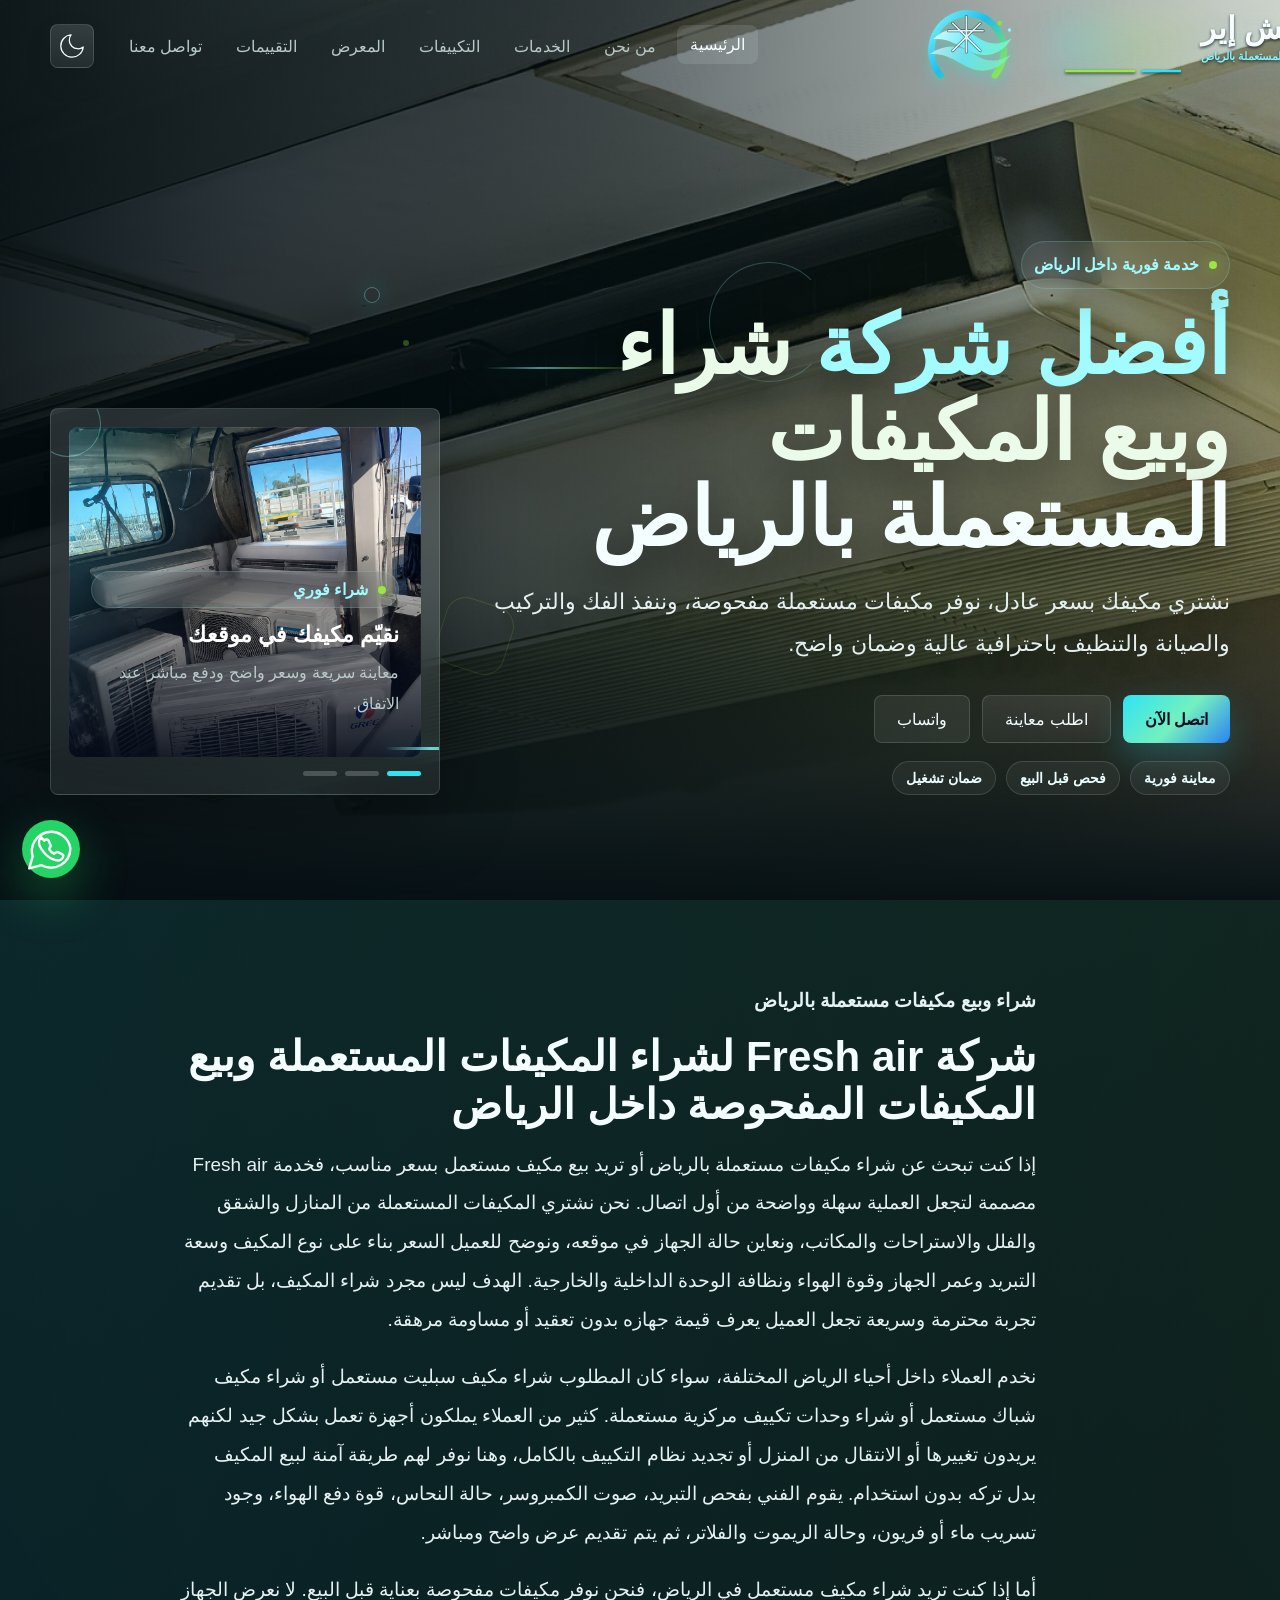
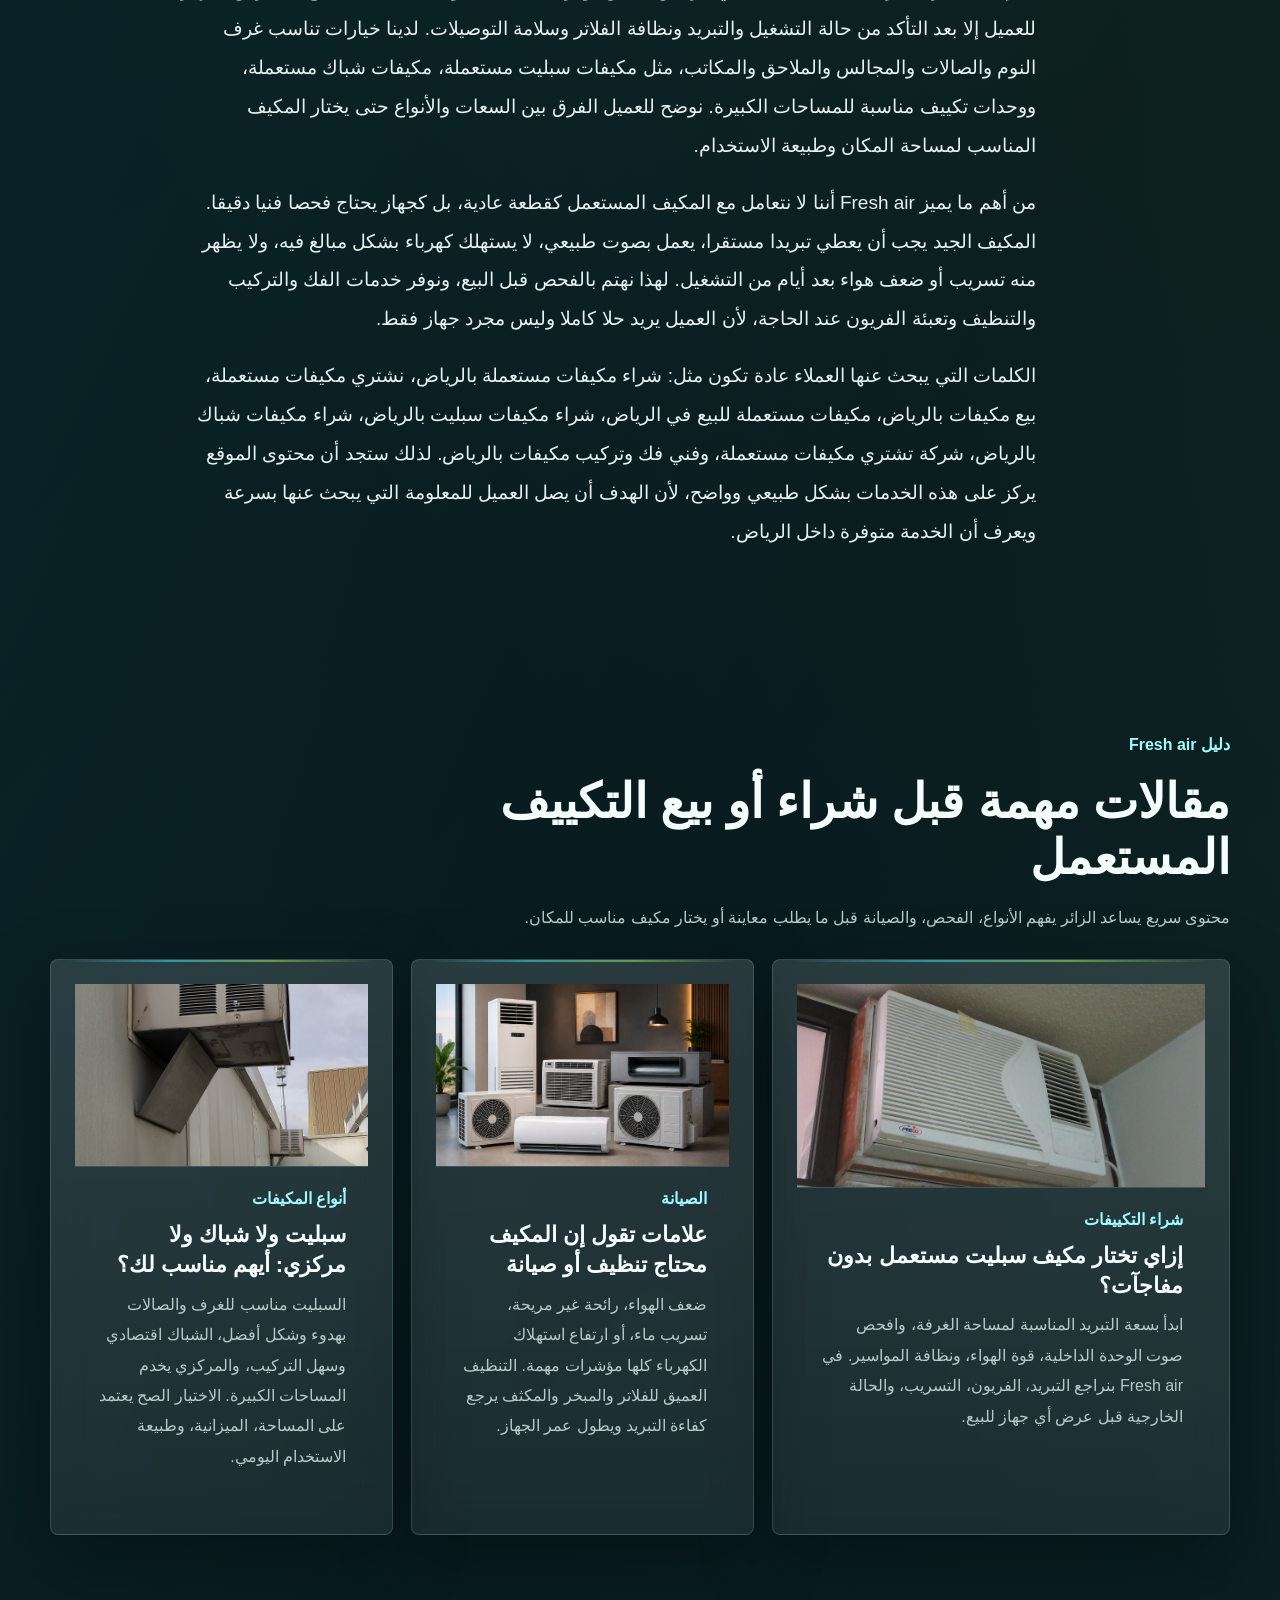
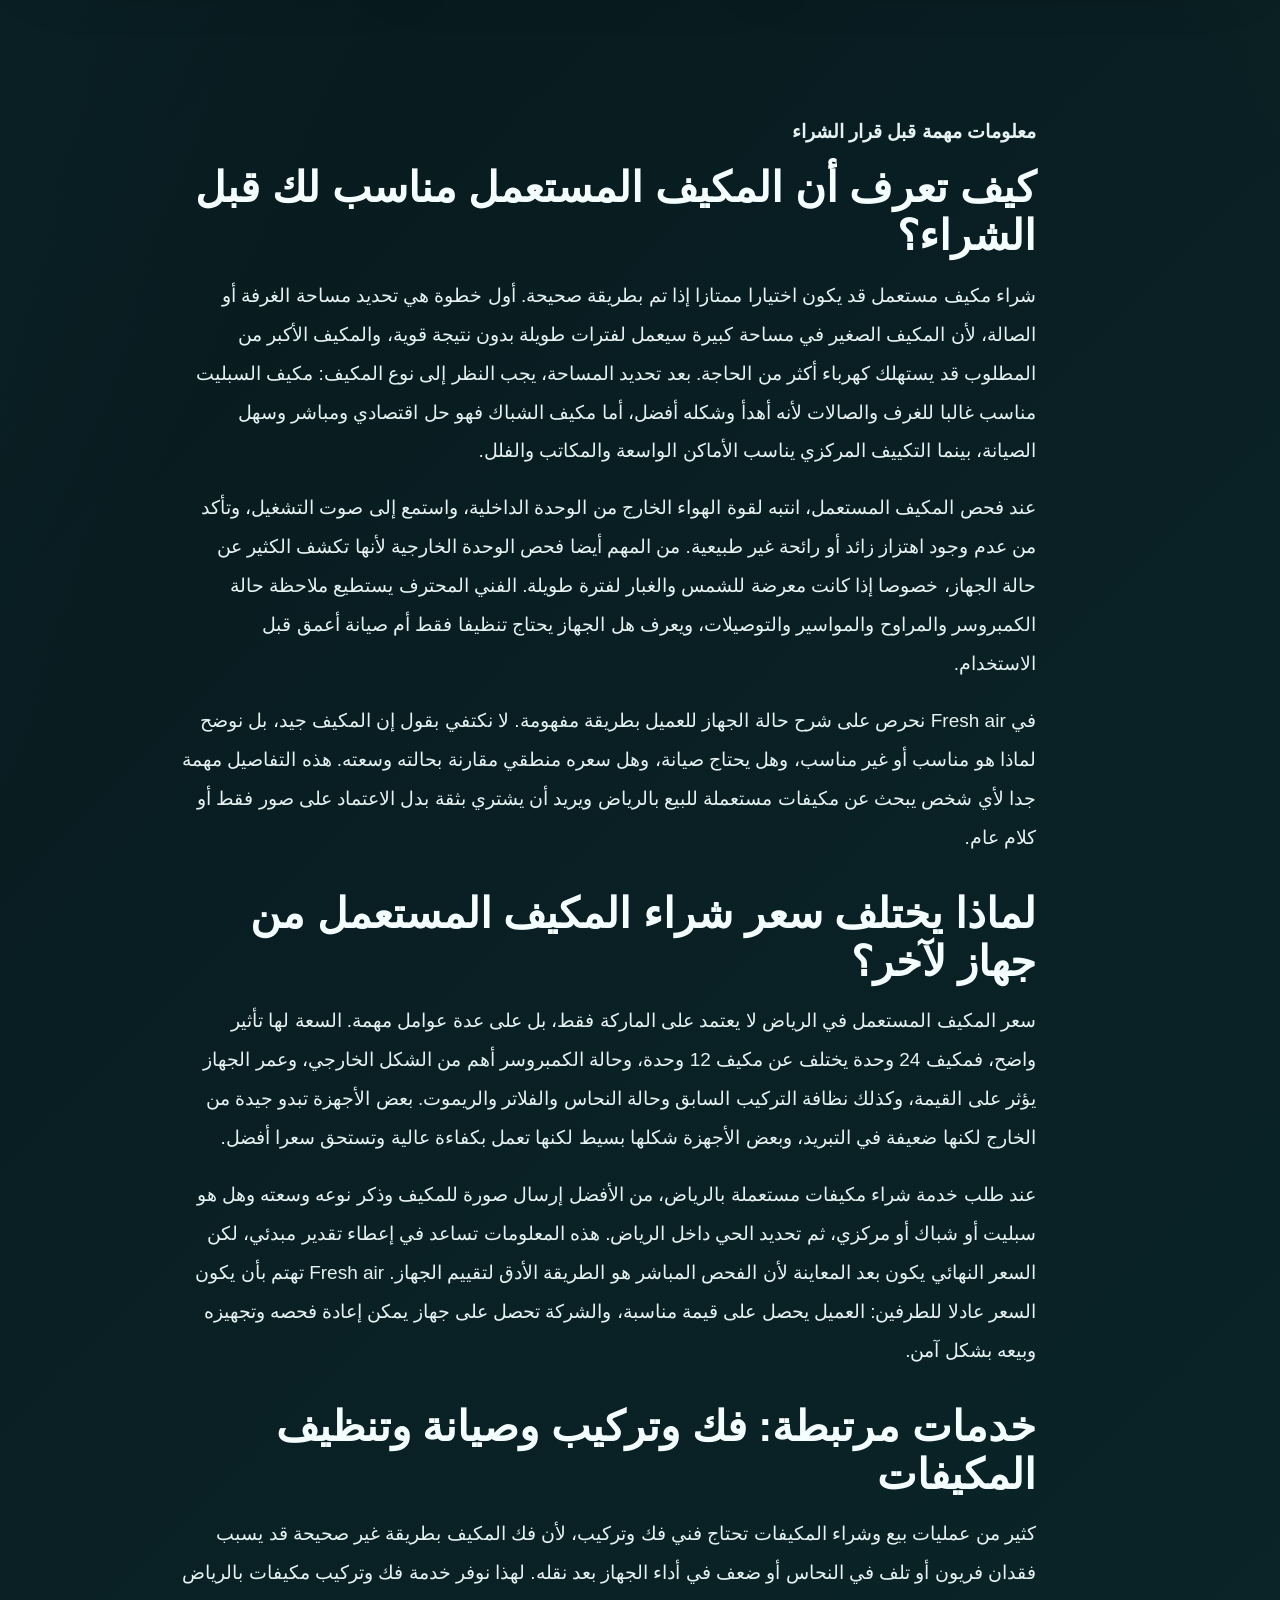
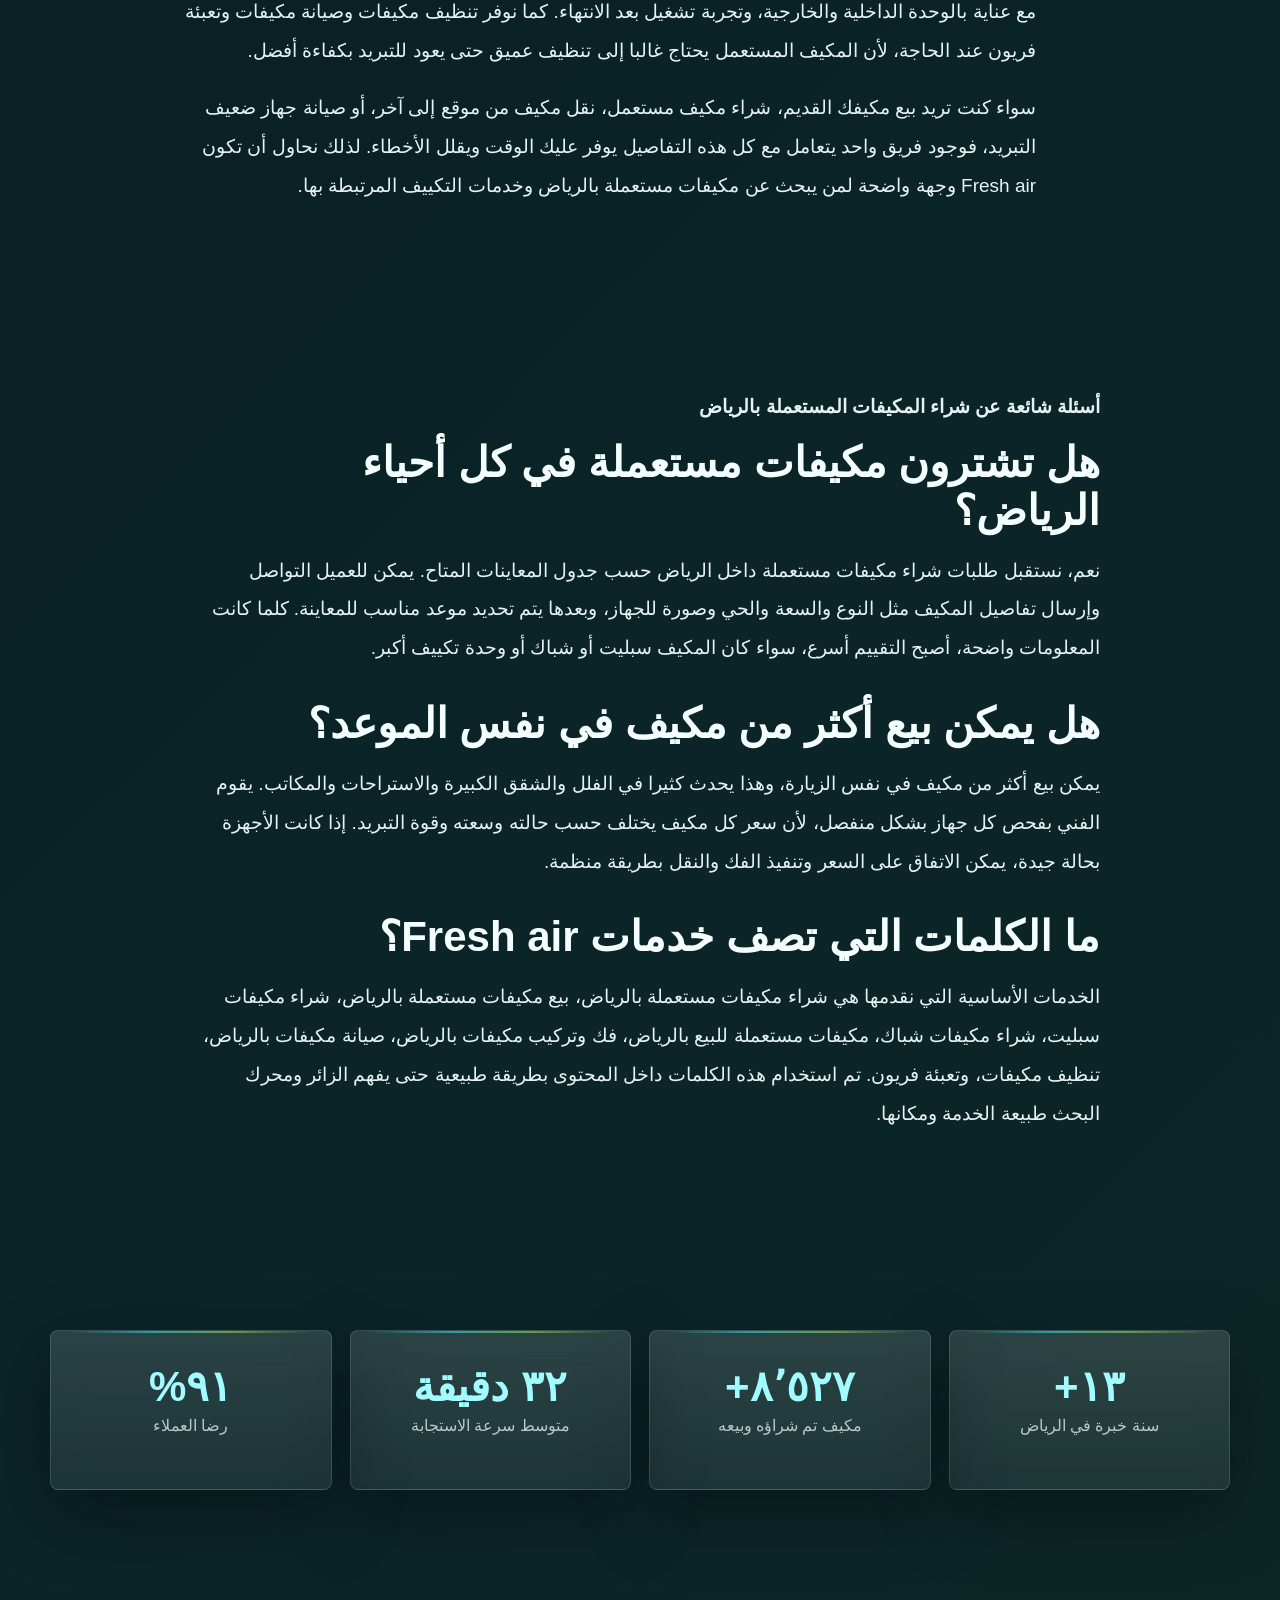
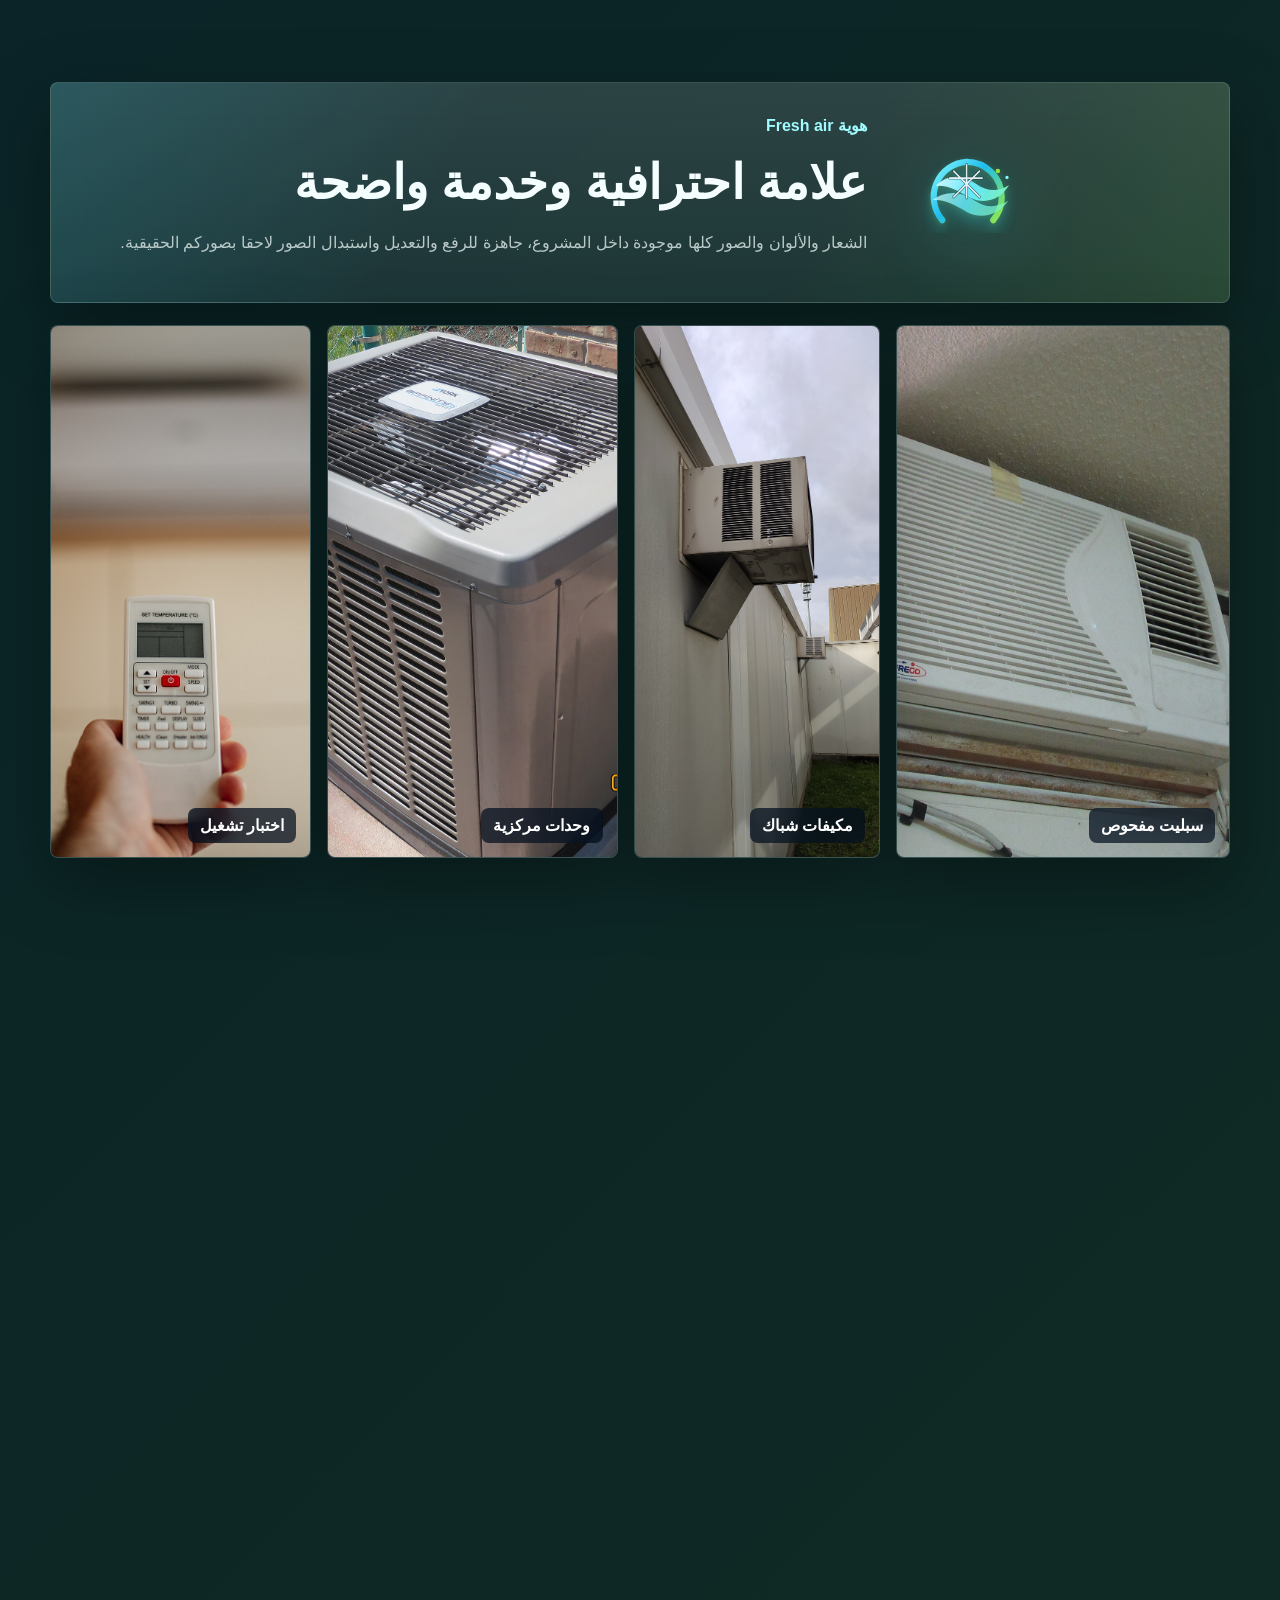
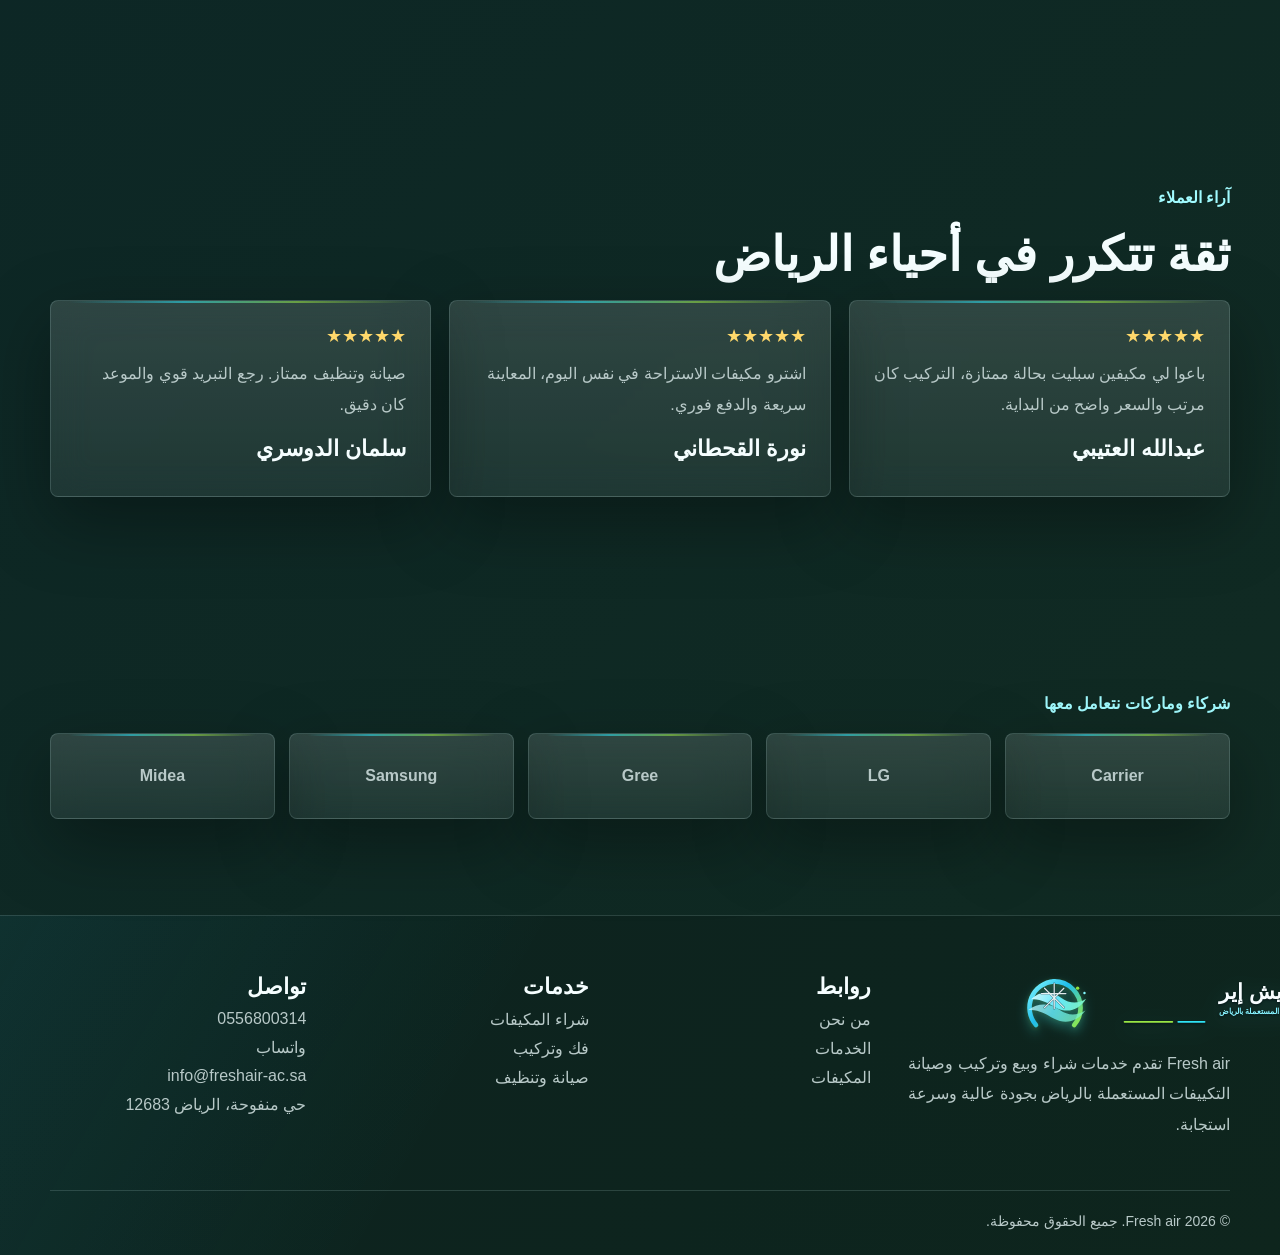
<file: index.html>
﻿<!doctype html>
<html lang="ar" dir="rtl">
<head>
  <meta charset="utf-8">
  <meta name="viewport" content="width=device-width, initial-scale=1">
  <meta name="description" content="شراء مكيفات مستعملة بالرياض وبيع مكيفات سبليت وشباك ومركزي مع فك وتركيب وصيانة وتنظيف. Fresh air تشتري المكيف المستعمل بسعر عادل وتوفر مكيفات مفحوصة داخل الرياض.">
  <meta name="keywords" content="شراء مكيفات مستعملة بالرياض, شراء مكيفات بالرياض, بيع مكيفات بالرياض, بيع مكيفات مستعملة بالرياض, مكيفات مستعملة للبيع بالرياض, نشتري مكيفات مستعملة, شراء مكيفات سبليت مستعملة, شراء مكيفات شباك مستعملة, فك وتركيب مكيفات بالرياض, صيانة مكيفات بالرياض, تنظيف مكيفات بالرياض, تعبئة فريون بالرياض">
  <meta name="robots" content="index, follow">
  <title>شراء مكيفات مستعملة بالرياض | بيع وشراء مكيفات | Fresh air</title>
  <link rel="icon" href="assets/logo.svg" type="image/svg+xml">
  <link rel="stylesheet" href="styles.css">
  <script type="application/ld+json">
  {
    "@context": "https://schema.org",
    "@type": "LocalBusiness",
    "name": "Fresh air",
    "alternateName": "فريش إير للمكيفات المستعملة بالرياض",
    "description": "شراء وبيع مكيفات مستعملة بالرياض مع فك وتركيب وصيانة وتنظيف وتعبئة فريون.",
    "areaServed": "Riyadh",
    "address": {
      "@type": "PostalAddress",
      "addressLocality": "Riyadh",
      "addressCountry": "SA"
    },
    "telephone": "+966556800314",
    "priceRange": "$$",
    "serviceType": [
      "شراء مكيفات مستعملة بالرياض",
      "بيع مكيفات مستعملة بالرياض",
      "فك وتركيب مكيفات",
      "صيانة وتنظيف مكيفات"
    ]
  }
  </script>
  <script type="application/ld+json">
  {
    "@context": "https://schema.org",
    "@type": "FAQPage",
    "mainEntity": [
      {
        "@type": "Question",
        "name": "هل تشترون مكيفات مستعملة في الرياض؟",
        "acceptedAnswer": {
          "@type": "Answer",
          "text": "نعم، Fresh air تشتري مكيفات مستعملة بالرياض مثل مكيفات السبليت والشباك وبعض وحدات التكييف المركزي بعد المعاينة وتقييم الحالة والسعة وقوة التبريد."
        }
      },
      {
        "@type": "Question",
        "name": "هل توفرون مكيفات مستعملة للبيع بالرياض؟",
        "acceptedAnswer": {
          "@type": "Answer",
          "text": "نوفر مكيفات مستعملة للبيع بالرياض بعد الفحص، وتشمل خيارات سبليت وشباك ومركزي حسب المتوفر، مع إمكانية الفك والتركيب والصيانة."
        }
      },
      {
        "@type": "Question",
        "name": "كيف يتم تحديد سعر المكيف المستعمل؟",
        "acceptedAnswer": {
          "@type": "Answer",
          "text": "يتم تحديد السعر حسب نوع المكيف وسعته وماركته وعمره وحالة الكمبروسر والتبريد والوحدة الداخلية والخارجية وحاجة الجهاز للصيانة أو التنظيف."
        }
      }
    ]
  }
  </script>
</head>
<body>
  <main>
    <section class="hero" style="--hero-img:url('assets/img/hero-ac-luxury.jpg')">
      <div class="container hero-grid">
        <div class="reveal">
          <p class="eyebrow">خدمة فورية داخل الرياض</p>
          <h1><span>أفضل شركة</span> <span>شراء وبيع المكيفات</span> <span>المستعملة بالرياض</span></h1>
          <p class="lead">نشتري مكيفك بسعر عادل، نوفر مكيفات مستعملة مفحوصة، وننفذ الفك والتركيب والصيانة والتنظيف باحترافية عالية وضمان واضح.</p>
          <div class="hero-actions">
            <a class="btn primary" href="tel:+966556800314">اتصل الآن</a>
            <a class="btn ghost" href="contact.html">اطلب معاينة</a>
            <a class="btn" href="https://wa.me/966556800314">واتساب</a>
          </div>
          <div class="hero-trust">
            <span>معاينة فورية</span>
            <span>فحص قبل البيع</span>
            <span>ضمان تشغيل</span>
          </div>
        </div>
        <aside class="hero-panel reveal" data-carousel data-slides='[
          {"tag":"شراء فوري","title":"نقيّم مكيفك في موقعك","text":"معاينة سريعة وسعر واضح ودفع مباشر عند الاتفاق.","image":"assets/img/service-technician.jpg"},
          {"tag":"بيع مضمون","title":"مكيفات مستعملة مفحوصة","text":"سبليت وشباك ومركزي بحالة ممتازة وخيارات تناسب ميزانيتك.","image":"assets/img/split-wall.jpg"},
          {"tag":"صيانة دقيقة","title":"تنظيف وتعبئة فريون","text":"فحص تبريد وتسريب وتنظيف عميق لاستعادة كفاءة المكيف.","image":"assets/img/central-hvac.jpg"}
        ]'></aside>
        <div class="hero-motion" aria-hidden="true">
          <span></span>
          <span></span>
          <span></span>
          <span></span>
          <span></span>
        </div>
      </div>
    </section>

    <section class="section seo-article">
      <div class="container readable-content reveal">
        <p class="eyebrow">شراء وبيع مكيفات مستعملة بالرياض</p>
        <h2>شركة Fresh air لشراء المكيفات المستعملة وبيع المكيفات المفحوصة داخل الرياض</h2>
        <p>إذا كنت تبحث عن شراء مكيفات مستعملة بالرياض أو تريد بيع مكيف مستعمل بسعر مناسب، فخدمة Fresh air مصممة لتجعل العملية سهلة وواضحة من أول اتصال. نحن نشتري المكيفات المستعملة من المنازل والشقق والفلل والاستراحات والمكاتب، ونعاين حالة الجهاز في موقعه، ونوضح للعميل السعر بناء على نوع المكيف وسعة التبريد وعمر الجهاز وقوة الهواء ونظافة الوحدة الداخلية والخارجية. الهدف ليس مجرد شراء المكيف، بل تقديم تجربة محترمة وسريعة تجعل العميل يعرف قيمة جهازه بدون تعقيد أو مساومة مرهقة.</p>
        <p>نخدم العملاء داخل أحياء الرياض المختلفة، سواء كان المطلوب شراء مكيف سبليت مستعمل أو شراء مكيف شباك مستعمل أو شراء وحدات تكييف مركزية مستعملة. كثير من العملاء يملكون أجهزة تعمل بشكل جيد لكنهم يريدون تغييرها أو الانتقال من المنزل أو تجديد نظام التكييف بالكامل، وهنا نوفر لهم طريقة آمنة لبيع المكيف بدل تركه بدون استخدام. يقوم الفني بفحص التبريد، صوت الكمبروسر، حالة النحاس، قوة دفع الهواء، وجود تسريب ماء أو فريون، وحالة الريموت والفلاتر، ثم يتم تقديم عرض واضح ومباشر.</p>
        <p>أما إذا كنت تريد شراء مكيف مستعمل في الرياض، فنحن نوفر مكيفات مفحوصة بعناية قبل البيع. لا نعرض الجهاز للعميل إلا بعد التأكد من حالة التشغيل والتبريد ونظافة الفلاتر وسلامة التوصيلات. لدينا خيارات تناسب غرف النوم والصالات والمجالس والملاحق والمكاتب، مثل مكيفات سبليت مستعملة، مكيفات شباك مستعملة، ووحدات تكييف مناسبة للمساحات الكبيرة. نوضح للعميل الفرق بين السعات والأنواع حتى يختار المكيف المناسب لمساحة المكان وطبيعة الاستخدام.</p>
        <p>من أهم ما يميز Fresh air أننا لا نتعامل مع المكيف المستعمل كقطعة عادية، بل كجهاز يحتاج فحصا فنيا دقيقا. المكيف الجيد يجب أن يعطي تبريدا مستقرا، يعمل بصوت طبيعي، لا يستهلك كهرباء بشكل مبالغ فيه، ولا يظهر منه تسريب أو ضعف هواء بعد أيام من التشغيل. لهذا نهتم بالفحص قبل البيع، ونوفر خدمات الفك والتركيب والتنظيف وتعبئة الفريون عند الحاجة، لأن العميل يريد حلا كاملا وليس مجرد جهاز فقط.</p>
        <p>الكلمات التي يبحث عنها العملاء عادة تكون مثل: شراء مكيفات مستعملة بالرياض، نشتري مكيفات مستعملة، بيع مكيفات بالرياض، مكيفات مستعملة للبيع في الرياض، شراء مكيفات سبليت بالرياض، شراء مكيفات شباك بالرياض، شركة تشتري مكيفات مستعملة، وفني فك وتركيب مكيفات بالرياض. لذلك ستجد أن محتوى الموقع يركز على هذه الخدمات بشكل طبيعي وواضح، لأن الهدف أن يصل العميل للمعلومة التي يبحث عنها بسرعة ويعرف أن الخدمة متوفرة داخل الرياض.</p>
      </div>
    </section>

    <section class="section article-feature">
      <div class="container">
        <div class="section-heading reveal">
          <p class="eyebrow">دليل Fresh air</p>
          <h2>مقالات مهمة قبل شراء أو بيع التكييف المستعمل</h2>
          <p>محتوى سريع يساعد الزائر يفهم الأنواع، الفحص، والصيانة قبل ما يطلب معاينة أو يختار مكيف مناسب للمكان.</p>
        </div>
        <div class="article-grid">
          <article class="card article-card reveal">
            <img src="assets/img/split-wall.jpg" alt="مكيف سبليت مستعمل">
            <div class="article-body">
              <span>شراء التكييفات</span>
              <h3>إزاي تختار مكيف سبليت مستعمل بدون مفاجآت؟</h3>
              <p>ابدأ بسعة التبريد المناسبة لمساحة الغرفة، وافحص صوت الوحدة الداخلية، قوة الهواء، ونظافة المواسير. في Fresh air بنراجع التبريد، الفريون، التسريب، والحالة الخارجية قبل عرض أي جهاز للبيع.</p>
            </div>
          </article>
          <article class="card article-card reveal">
            <img src="assets/img/maintenance-filter.jpg" alt="تنظيف فلتر مكيف">
            <div class="article-body">
              <span>الصيانة</span>
              <h3>علامات تقول إن المكيف محتاج تنظيف أو صيانة</h3>
              <p>ضعف الهواء، رائحة غير مريحة، تسريب ماء، أو ارتفاع استهلاك الكهرباء كلها مؤشرات مهمة. التنظيف العميق للفلاتر والمبخر والمكثف يرجع كفاءة التبريد ويطول عمر الجهاز.</p>
            </div>
          </article>
          <article class="card article-card reveal">
            <img src="assets/img/window-ac.jpg" alt="مكيف شباك مستعمل">
            <div class="article-body">
              <span>أنواع المكيفات</span>
              <h3>سبليت ولا شباك ولا مركزي: أيهم مناسب لك؟</h3>
              <p>السبليت مناسب للغرف والصالات بهدوء وشكل أفضل، الشباك اقتصادي وسهل التركيب، والمركزي يخدم المساحات الكبيرة. الاختيار الصح يعتمد على المساحة، الميزانية، وطبيعة الاستخدام اليومي.</p>
            </div>
          </article>
        </div>
      </div>
    </section>

    <section class="section seo-article">
      <div class="container readable-content reveal">
        <p class="eyebrow">معلومات مهمة قبل قرار الشراء</p>
        <h2>كيف تعرف أن المكيف المستعمل مناسب لك قبل الشراء؟</h2>
        <p>شراء مكيف مستعمل قد يكون اختيارا ممتازا إذا تم بطريقة صحيحة. أول خطوة هي تحديد مساحة الغرفة أو الصالة، لأن المكيف الصغير في مساحة كبيرة سيعمل لفترات طويلة بدون نتيجة قوية، والمكيف الأكبر من المطلوب قد يستهلك كهرباء أكثر من الحاجة. بعد تحديد المساحة، يجب النظر إلى نوع المكيف: مكيف السبليت مناسب غالبا للغرف والصالات لأنه أهدأ وشكله أفضل، أما مكيف الشباك فهو حل اقتصادي ومباشر وسهل الصيانة، بينما التكييف المركزي يناسب الأماكن الواسعة والمكاتب والفلل.</p>
        <p>عند فحص المكيف المستعمل، انتبه لقوة الهواء الخارج من الوحدة الداخلية، واستمع إلى صوت التشغيل، وتأكد من عدم وجود اهتزاز زائد أو رائحة غير طبيعية. من المهم أيضا فحص الوحدة الخارجية لأنها تكشف الكثير عن حالة الجهاز، خصوصا إذا كانت معرضة للشمس والغبار لفترة طويلة. الفني المحترف يستطيع ملاحظة حالة الكمبروسر والمراوح والمواسير والتوصيلات، ويعرف هل الجهاز يحتاج تنظيفا فقط أم صيانة أعمق قبل الاستخدام.</p>
        <p>في Fresh air نحرص على شرح حالة الجهاز للعميل بطريقة مفهومة. لا نكتفي بقول إن المكيف جيد، بل نوضح لماذا هو مناسب أو غير مناسب، وهل يحتاج صيانة، وهل سعره منطقي مقارنة بحالته وسعته. هذه التفاصيل مهمة جدا لأي شخص يبحث عن مكيفات مستعملة للبيع بالرياض ويريد أن يشتري بثقة بدل الاعتماد على صور فقط أو كلام عام.</p>

        <h2>لماذا يختلف سعر شراء المكيف المستعمل من جهاز لآخر؟</h2>
        <p>سعر المكيف المستعمل في الرياض لا يعتمد على الماركة فقط، بل على عدة عوامل مهمة. السعة لها تأثير واضح، فمكيف 24 وحدة يختلف عن مكيف 12 وحدة، وحالة الكمبروسر أهم من الشكل الخارجي، وعمر الجهاز يؤثر على القيمة، وكذلك نظافة التركيب السابق وحالة النحاس والفلاتر والريموت. بعض الأجهزة تبدو جيدة من الخارج لكنها ضعيفة في التبريد، وبعض الأجهزة شكلها بسيط لكنها تعمل بكفاءة عالية وتستحق سعرا أفضل.</p>
        <p>عند طلب خدمة شراء مكيفات مستعملة بالرياض، من الأفضل إرسال صورة للمكيف وذكر نوعه وسعته وهل هو سبليت أو شباك أو مركزي، ثم تحديد الحي داخل الرياض. هذه المعلومات تساعد في إعطاء تقدير مبدئي، لكن السعر النهائي يكون بعد المعاينة لأن الفحص المباشر هو الطريقة الأدق لتقييم الجهاز. Fresh air تهتم بأن يكون السعر عادلا للطرفين: العميل يحصل على قيمة مناسبة، والشركة تحصل على جهاز يمكن إعادة فحصه وتجهيزه وبيعه بشكل آمن.</p>

        <h2>خدمات مرتبطة: فك وتركيب وصيانة وتنظيف المكيفات</h2>
        <p>كثير من عمليات بيع وشراء المكيفات تحتاج فني فك وتركيب، لأن فك المكيف بطريقة غير صحيحة قد يسبب فقدان فريون أو تلف في النحاس أو ضعف في أداء الجهاز بعد نقله. لهذا نوفر خدمة فك وتركيب مكيفات بالرياض مع عناية بالوحدة الداخلية والخارجية، وتجربة تشغيل بعد الانتهاء. كما نوفر تنظيف مكيفات وصيانة مكيفات وتعبئة فريون عند الحاجة، لأن المكيف المستعمل يحتاج غالبا إلى تنظيف عميق حتى يعود للتبريد بكفاءة أفضل.</p>
        <p>سواء كنت تريد بيع مكيفك القديم، شراء مكيف مستعمل، نقل مكيف من موقع إلى آخر، أو صيانة جهاز ضعيف التبريد، فوجود فريق واحد يتعامل مع كل هذه التفاصيل يوفر عليك الوقت ويقلل الأخطاء. لذلك نحاول أن تكون Fresh air وجهة واضحة لمن يبحث عن مكيفات مستعملة بالرياض وخدمات التكييف المرتبطة بها.</p>
      </div>
    </section>

    <section class="section seo-article">
      <div class="container readable-content reveal">
        <p class="eyebrow">أسئلة شائعة عن شراء المكيفات المستعملة بالرياض</p>
        <h2>هل تشترون مكيفات مستعملة في كل أحياء الرياض؟</h2>
        <p>نعم، نستقبل طلبات شراء مكيفات مستعملة داخل الرياض حسب جدول المعاينات المتاح. يمكن للعميل التواصل وإرسال تفاصيل المكيف مثل النوع والسعة والحي وصورة للجهاز، وبعدها يتم تحديد موعد مناسب للمعاينة. كلما كانت المعلومات واضحة، أصبح التقييم أسرع، سواء كان المكيف سبليت أو شباك أو وحدة تكييف أكبر.</p>
        <h2>هل يمكن بيع أكثر من مكيف في نفس الموعد؟</h2>
        <p>يمكن بيع أكثر من مكيف في نفس الزيارة، وهذا يحدث كثيرا في الفلل والشقق الكبيرة والاستراحات والمكاتب. يقوم الفني بفحص كل جهاز بشكل منفصل، لأن سعر كل مكيف يختلف حسب حالته وسعته وقوة التبريد. إذا كانت الأجهزة بحالة جيدة، يمكن الاتفاق على السعر وتنفيذ الفك والنقل بطريقة منظمة.</p>
        <h2>ما الكلمات التي تصف خدمات Fresh air؟</h2>
        <p>الخدمات الأساسية التي نقدمها هي شراء مكيفات مستعملة بالرياض، بيع مكيفات مستعملة بالرياض، شراء مكيفات سبليت، شراء مكيفات شباك، مكيفات مستعملة للبيع بالرياض، فك وتركيب مكيفات بالرياض، صيانة مكيفات بالرياض، تنظيف مكيفات، وتعبئة فريون. تم استخدام هذه الكلمات داخل المحتوى بطريقة طبيعية حتى يفهم الزائر ومحرك البحث طبيعة الخدمة ومكانها.</p>
      </div>
    </section>

    <section class="section">
      <div class="container grid-4">
        <div class="card stat"><strong data-count="14" data-suffix="+">0</strong><p>سنة خبرة في الرياض</p></div>
        <div class="card stat"><strong data-count="9200" data-suffix="+">0</strong><p>مكيف تم شراؤه وبيعه</p></div>
        <div class="card stat"><strong data-count="35" data-suffix=" دقيقة">0</strong><p>متوسط سرعة الاستجابة</p></div>
        <div class="card stat"><strong data-count="98" data-suffix="%">0</strong><p>رضا العملاء</p></div>
      </div>
    </section>

    <section class="section visual-band">
      <div class="container">
        <div class="brand-showcase reveal">
          <img src="assets/logo.svg" alt="شعار Fresh air للمكيفات">
          <div>
            <p class="eyebrow">هوية Fresh air</p>
            <h2>علامة احترافية وخدمة واضحة</h2>
            <p>الشعار والألوان والصور كلها موجودة داخل المشروع، جاهزة للرفع والتعديل واستبدال الصور لاحقا بصوركم الحقيقية.</p>
          </div>
        </div>
        <div class="image-strip">
          <figure class="image-card reveal"><img src="assets/img/split-wall.jpg" alt="مكيف سبليت جداري"><figcaption>سبليت مفحوص</figcaption></figure>
          <figure class="image-card reveal"><img src="assets/img/window-ac.jpg" alt="مكيف شباك"><figcaption>مكيفات شباك</figcaption></figure>
          <figure class="image-card reveal"><img src="assets/img/central-hvac.jpg" alt="وحدة تكييف مركزية"><figcaption>وحدات مركزية</figcaption></figure>
          <figure class="image-card reveal"><img src="assets/img/remote-control.jpg" alt="تشغيل المكيف بالريموت"><figcaption>اختبار تشغيل</figcaption></figure>
        </div>
      </div>
    </section>

    <section class="section">
      <div class="container split">
        <div class="media-frame reveal" style="background-image:url('assets/img/technician-install.jpg')"></div>
        <div class="reveal">
          <p class="eyebrow">لماذا Fresh air؟</p>
          <h2>تجربة راقية من أول اتصال حتى تشغيل المكيف</h2>
          <p>نعامل المكيف المستعمل كأصل له قيمة. نعاين بدقة، نوضح الحالة، ونقدم سعرا منطقيا بلا مبالغة أو مساومة مرهقة. وفي البيع نقدم أجهزة مفحوصة ومهيأة للتركيب.</p>
          <div class="grid-3">
            <article class="card"><div class="icon"></div><h3>تسعير شفاف</h3><p>تقييم حسب النوع والعمر والحالة وسعة التبريد.</p></article>
            <article class="card"><div class="icon"></div><h3>فنيون مختصون</h3><p>فك وتركيب آمن يحافظ على النحاس والوحدة.</p></article>
            <article class="card"><div class="icon"></div><h3>ضمان تشغيل</h3><p>اختبار بعد التركيب ومتابعة عند الحاجة.</p></article>
          </div>
        </div>
      </div>
    </section>

    <section class="section">
      <div class="container">
        <div class="reveal">
          <p class="eyebrow">آراء العملاء</p>
          <h2>ثقة تتكرر في أحياء الرياض</h2>
        </div>
        <div class="review-grid">
          <article class="card"><div class="stars">★★★★★</div><p>باعوا لي مكيفين سبليت بحالة ممتازة، التركيب كان مرتب والسعر واضح من البداية.</p><h3>عبدالله العتيبي</h3></article>
          <article class="card"><div class="stars">★★★★★</div><p>اشترو مكيفات الاستراحة في نفس اليوم، المعاينة سريعة والدفع فوري.</p><h3>نورة القحطاني</h3></article>
          <article class="card"><div class="stars">★★★★★</div><p>صيانة وتنظيف ممتاز. رجع التبريد قوي والموعد كان دقيق.</p><h3>سلمان الدوسري</h3></article>
        </div>
      </div>
    </section>

    <section class="section">
      <div class="container">
        <p class="eyebrow reveal">شركاء وماركات نتعامل معها</p>
        <div class="partners">
          <div class="card partner">Carrier</div>
          <div class="card partner">LG</div>
          <div class="card partner">Gree</div>
          <div class="card partner">Samsung</div>
          <div class="card partner">Midea</div>
        </div>
      </div>
    </section>
  </main>
  <footer class="footer"></footer>
  <script src="app.js"></script>
  <script src="content.js"></script>
</body>
</html>
</file>
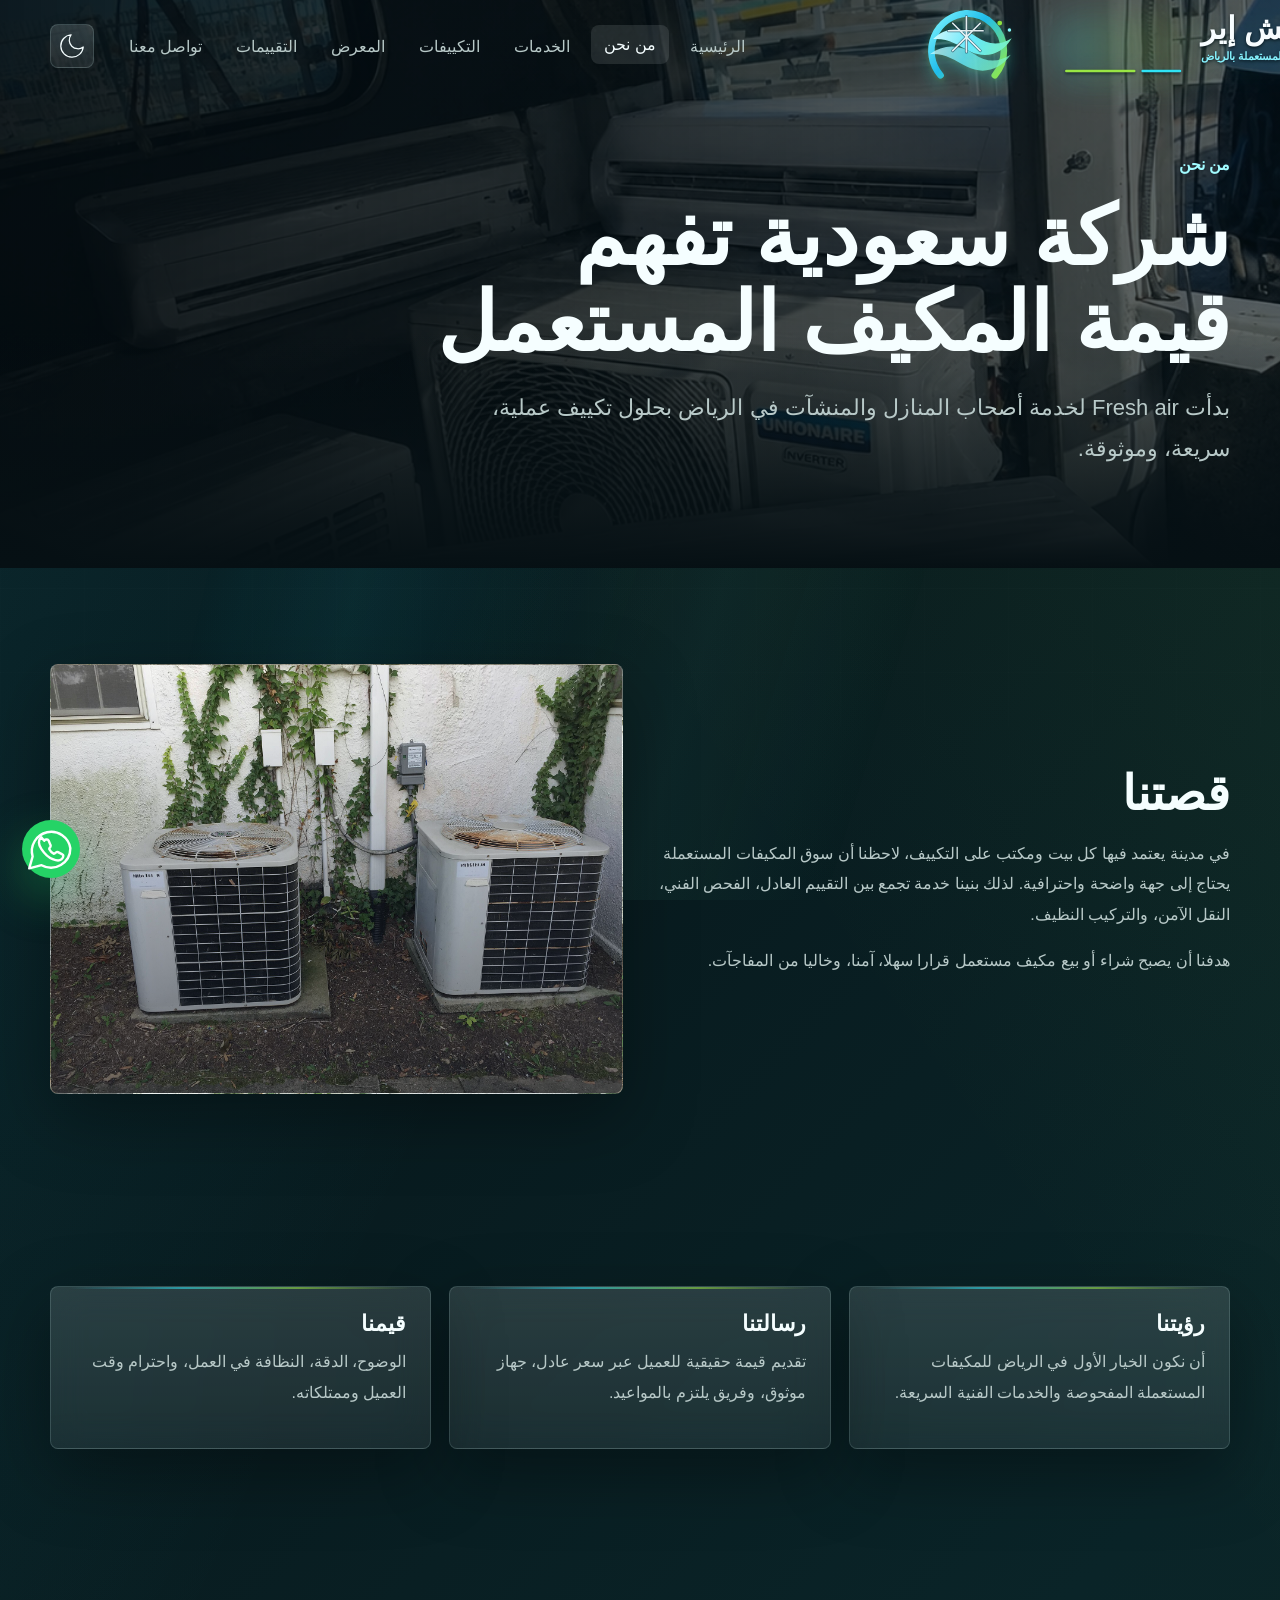
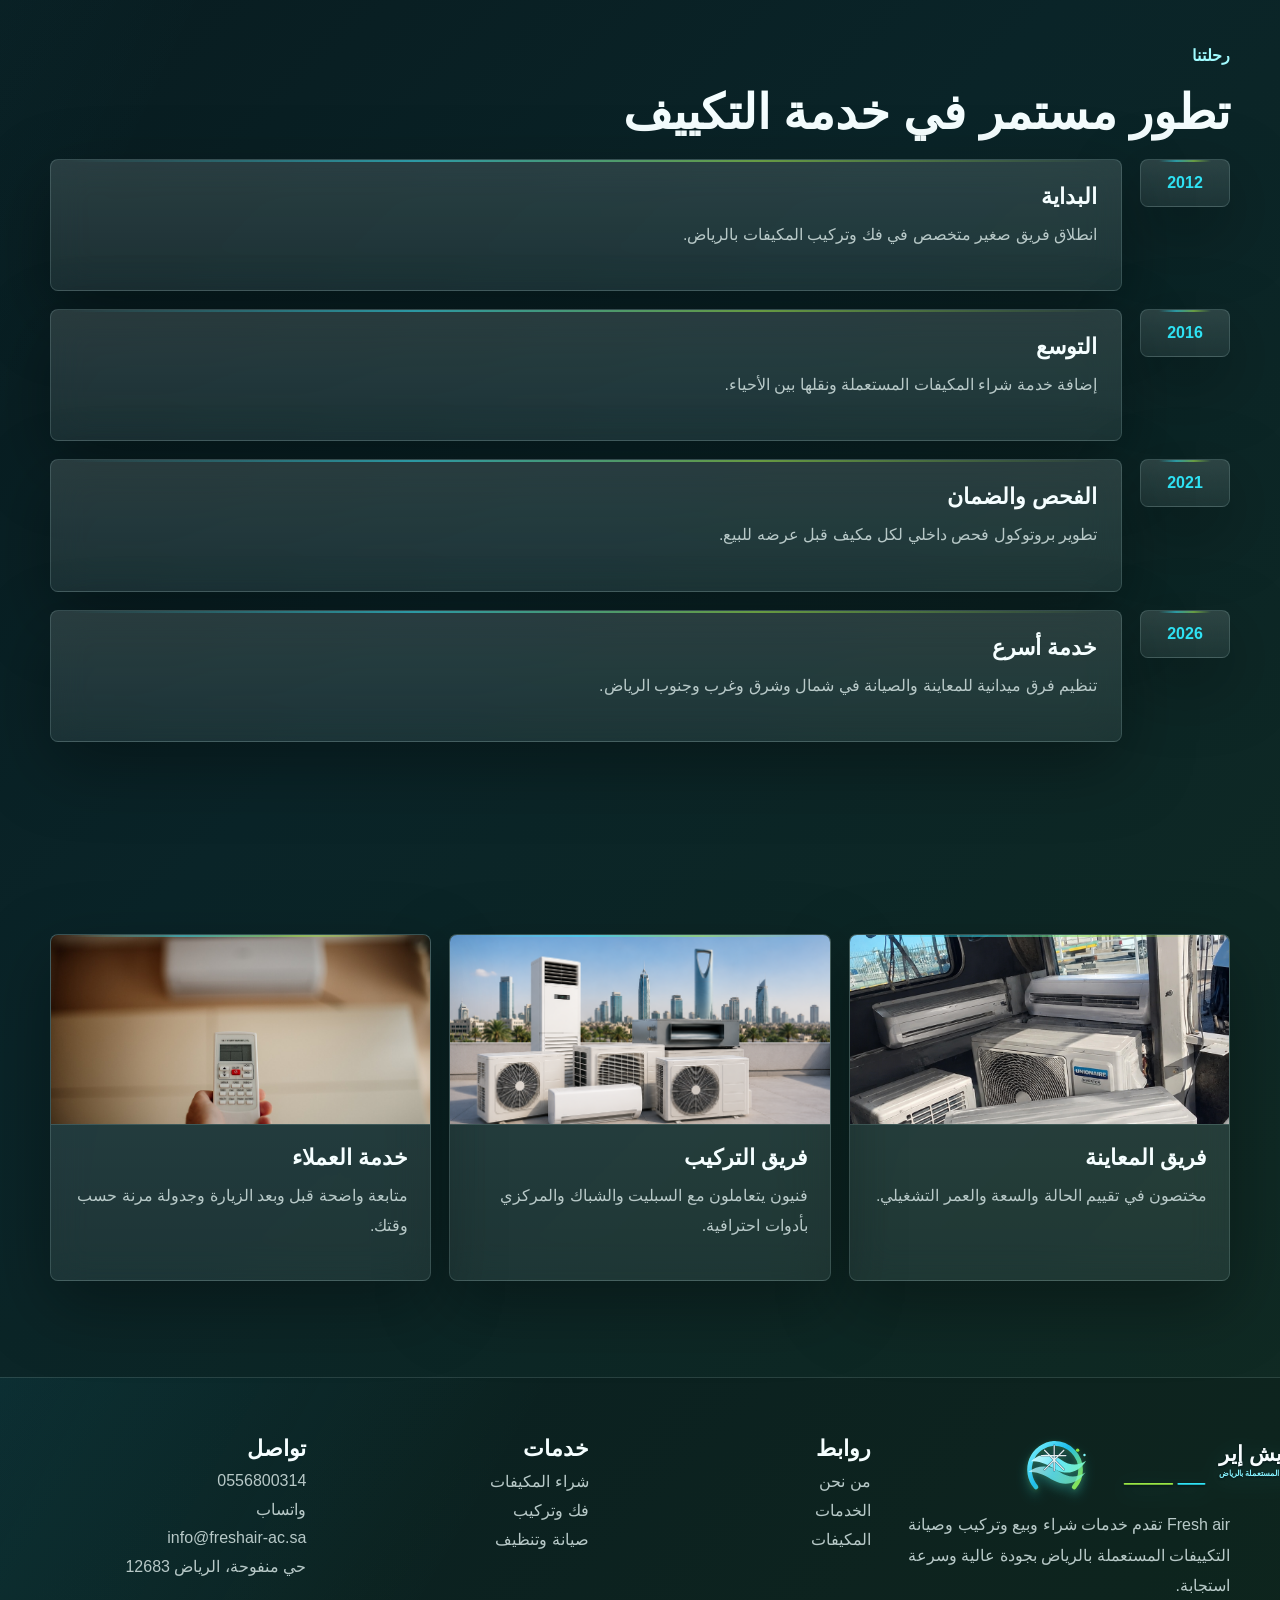
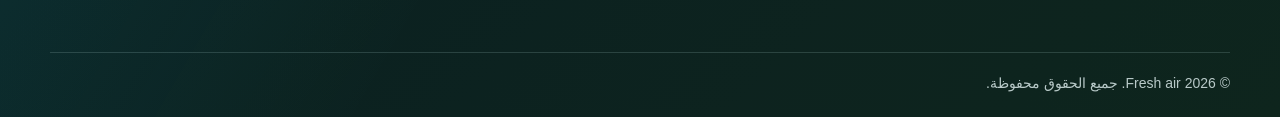
<file: about.html>
﻿<!doctype html>
<html lang="ar" dir="rtl">
<head>
  <meta charset="utf-8">
  <meta name="viewport" content="width=device-width, initial-scale=1">
  <meta name="description" content="تعرف على Fresh air للمكيفات المستعملة بالرياض ورؤيتنا وفريقنا في شراء وبيع وصيانة المكيفات.">
  <title>من نحن | Fresh air للمكيفات</title>
  <link rel="icon" href="assets/logo.svg" type="image/svg+xml">
  <link rel="stylesheet" href="styles.css">
</head>
<body>
  <main>
    <section class="page-hero" style="--page-img:url('assets/img/service-technician.jpg')">
      <div class="container reveal"><p class="eyebrow">من نحن</p><h1>شركة سعودية تفهم قيمة المكيف المستعمل</h1><p class="lead">بدأت Fresh air لخدمة أصحاب المنازل والمنشآت في الرياض بحلول تكييف عملية، سريعة، وموثوقة.</p></div>
    </section>
    <section class="section">
      <div class="container split">
        <div class="reveal"><h2>قصتنا</h2><p>في مدينة يعتمد فيها كل بيت ومكتب على التكييف، لاحظنا أن سوق المكيفات المستعملة يحتاج إلى جهة واضحة واحترافية. لذلك بنينا خدمة تجمع بين التقييم العادل، الفحص الفني، النقل الآمن، والتركيب النظيف.</p><p>هدفنا أن يصبح شراء أو بيع مكيف مستعمل قرارا سهلا، آمنا، وخاليا من المفاجآت.</p></div>
        <div class="media-frame reveal" style="background-image:url('assets/img/old-units.jpg')"></div>
      </div>
    </section>
    <section class="section">
      <div class="container grid-3">
        <article class="card"><h3>رؤيتنا</h3><p>أن نكون الخيار الأول في الرياض للمكيفات المستعملة المفحوصة والخدمات الفنية السريعة.</p></article>
        <article class="card"><h3>رسالتنا</h3><p>تقديم قيمة حقيقية للعميل عبر سعر عادل، جهاز موثوق، وفريق يلتزم بالمواعيد.</p></article>
        <article class="card"><h3>قيمنا</h3><p>الوضوح، الدقة، النظافة في العمل، واحترام وقت العميل وممتلكاته.</p></article>
      </div>
    </section>
    <section class="section">
      <div class="container">
        <p class="eyebrow reveal">رحلتنا</p><h2 class="reveal">تطور مستمر في خدمة التكييف</h2>
        <div class="timeline">
          <div class="timeline-item reveal"><div class="timeline-year card">2012</div><div class="card"><h3>البداية</h3><p>انطلاق فريق صغير متخصص في فك وتركيب المكيفات بالرياض.</p></div></div>
          <div class="timeline-item reveal"><div class="timeline-year card">2016</div><div class="card"><h3>التوسع</h3><p>إضافة خدمة شراء المكيفات المستعملة ونقلها بين الأحياء.</p></div></div>
          <div class="timeline-item reveal"><div class="timeline-year card">2021</div><div class="card"><h3>الفحص والضمان</h3><p>تطوير بروتوكول فحص داخلي لكل مكيف قبل عرضه للبيع.</p></div></div>
          <div class="timeline-item reveal"><div class="timeline-year card">2026</div><div class="card"><h3>خدمة أسرع</h3><p>تنظيم فرق ميدانية للمعاينة والصيانة في شمال وشرق وغرب وجنوب الرياض.</p></div></div>
        </div>
      </div>
    </section>
    <section class="section">
      <div class="container grid-3">
        <article class="card team-card"><img src="assets/img/service-technician.jpg" alt="فني معاينة مكيفات"><h3>فريق المعاينة</h3><p>مختصون في تقييم الحالة والسعة والعمر التشغيلي.</p></article>
        <article class="card team-card"><img src="assets/img/technician-install.jpg" alt="فريق تركيب مكيفات"><h3>فريق التركيب</h3><p>فنيون يتعاملون مع السبليت والشباك والمركزي بأدوات احترافية.</p></article>
        <article class="card team-card"><img src="assets/img/remote-control.jpg" alt="خدمة عملاء المكيفات"><h3>خدمة العملاء</h3><p>متابعة واضحة قبل وبعد الزيارة وجدولة مرنة حسب وقتك.</p></article>
      </div>
    </section>
  </main>
  <footer class="footer"></footer>
  <script src="app.js"></script>
  <script src="content.js"></script>
</body>
</html>
</file>
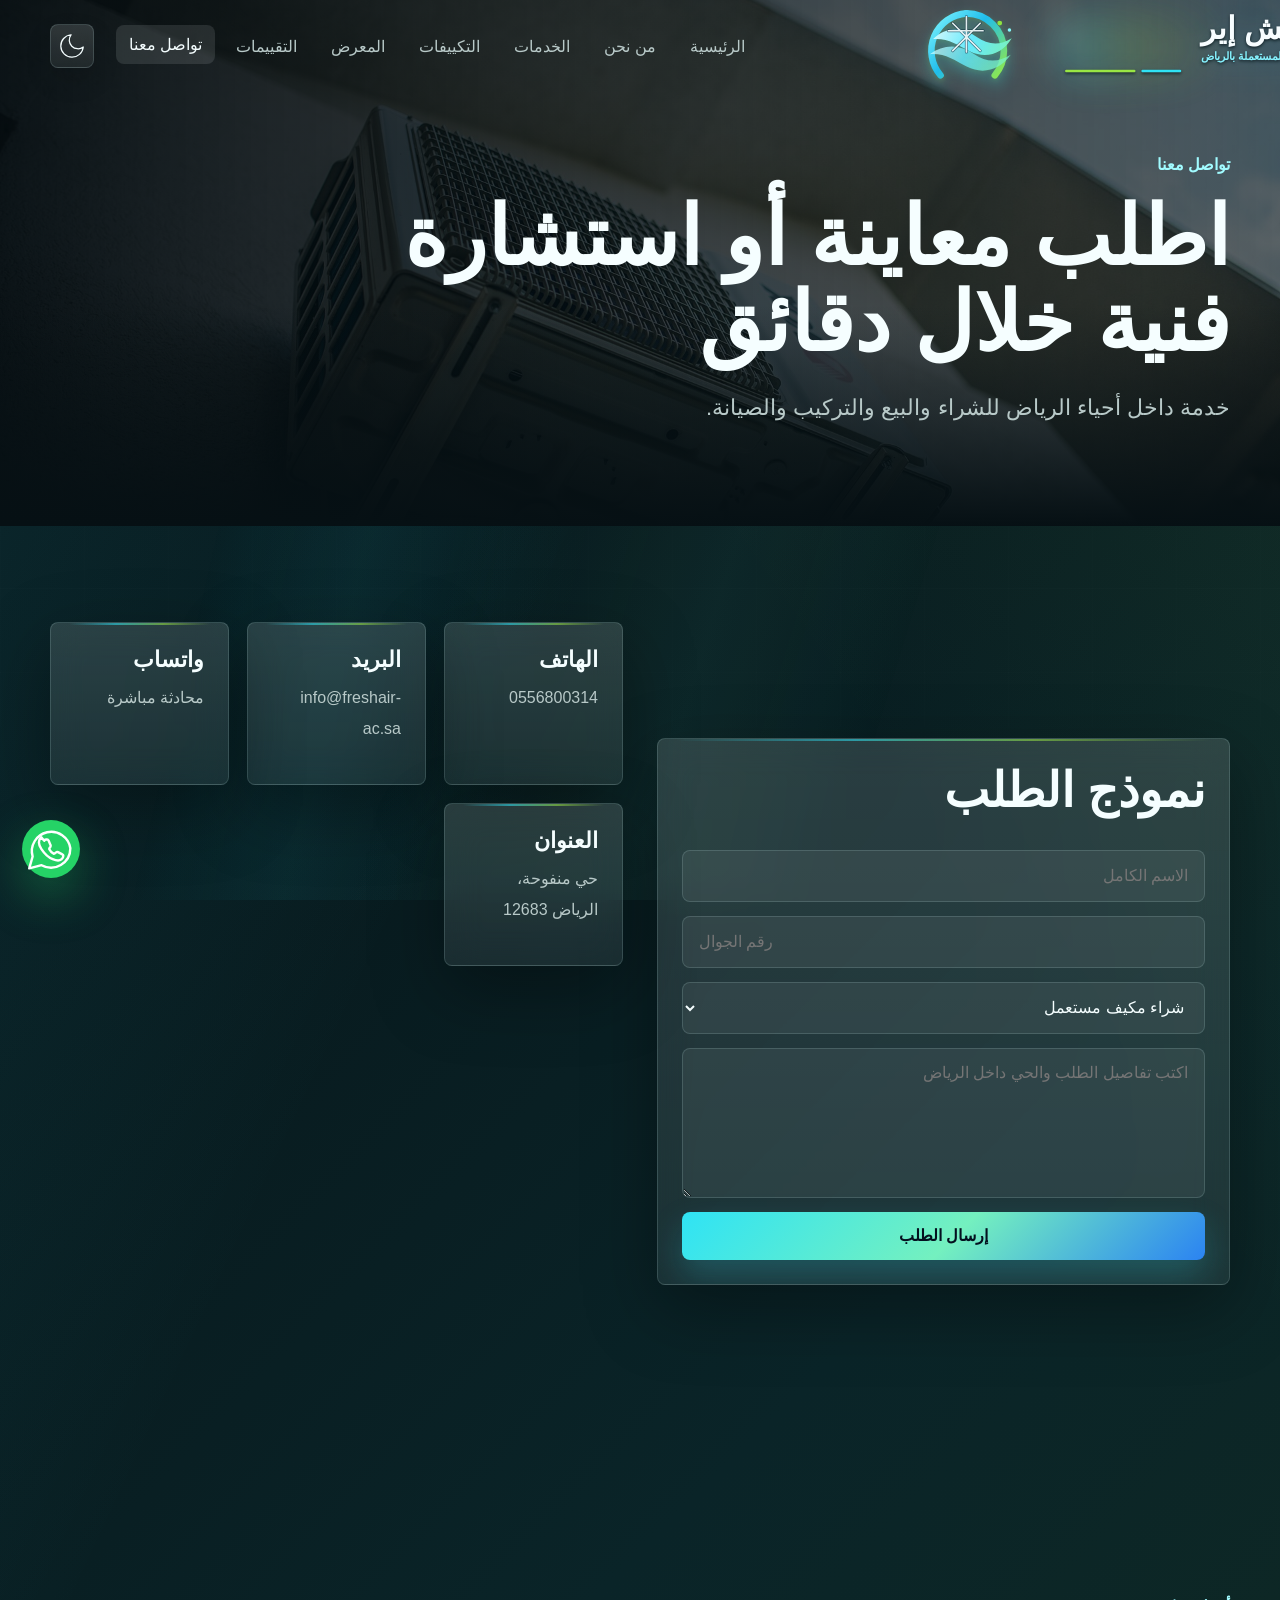
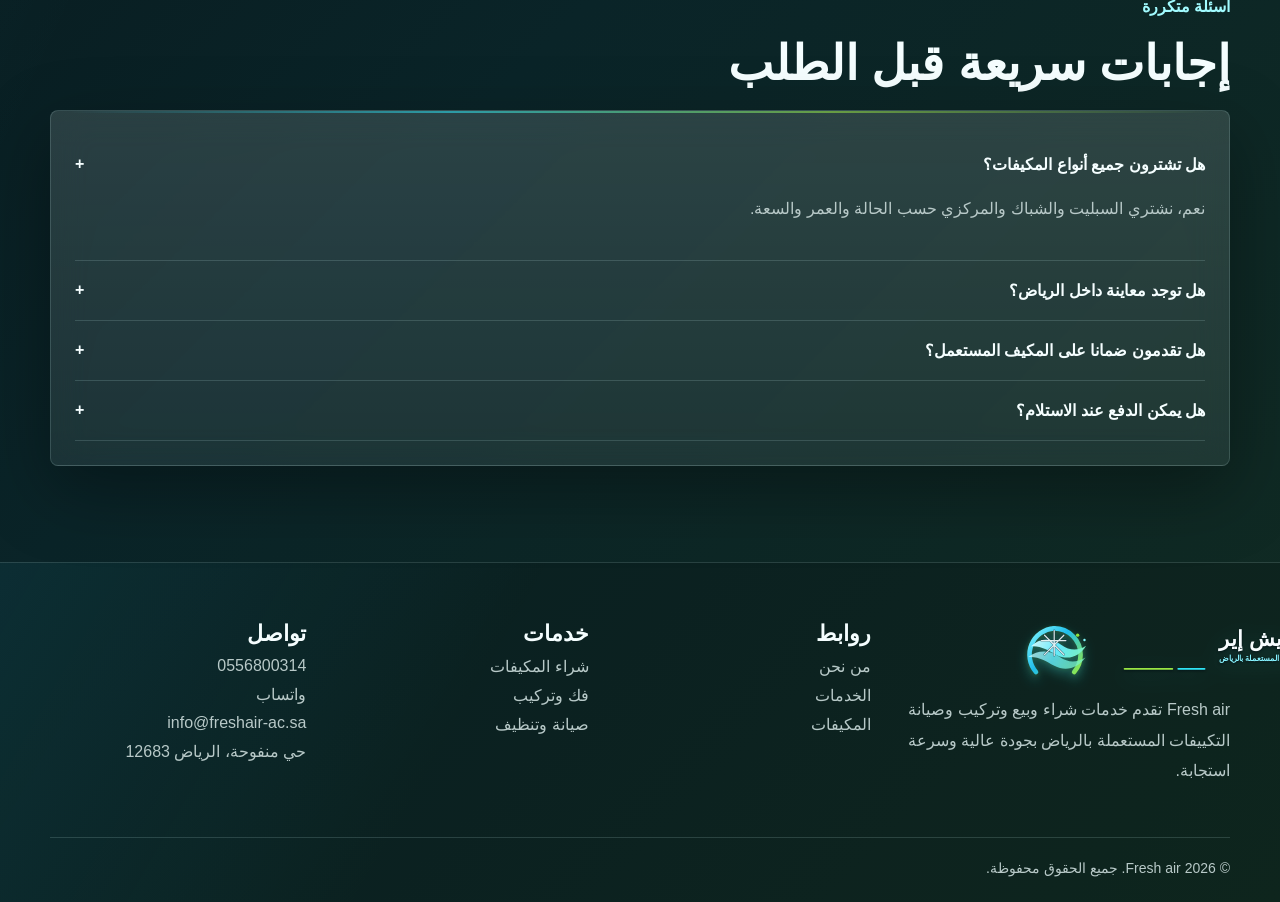
<file: contact.html>
﻿<!doctype html>
<html lang="ar" dir="rtl">
<head>
  <meta charset="utf-8">
  <meta name="viewport" content="width=device-width, initial-scale=1">
  <meta name="description" content="تواصل مع Fresh air للمكيفات المستعملة بالرياض عبر الهاتف أو واتساب أو نموذج المعاينة.">
  <title>تواصل معنا | Fresh air للمكيفات</title>
  <link rel="icon" href="assets/logo.svg" type="image/svg+xml">
  <link rel="stylesheet" href="styles.css">
</head>
<body>
  <main>
    <section class="page-hero" style="--page-img:url('assets/img/outdoor-blue-sky.jpg')"><div class="container reveal"><p class="eyebrow">تواصل معنا</p><h1>اطلب معاينة أو استشارة فنية خلال دقائق</h1><p class="lead">خدمة داخل أحياء الرياض للشراء والبيع والتركيب والصيانة.</p></div></section>
    <section class="section">
      <div class="container split">
        <form class="card form reveal">
          <h2>نموذج الطلب</h2>
          <input class="field" type="text" placeholder="الاسم الكامل" aria-label="الاسم الكامل">
          <input class="field" type="tel" placeholder="رقم الجوال" aria-label="رقم الجوال">
          <select class="field" aria-label="نوع الخدمة">
            <option>شراء مكيف مستعمل</option>
            <option>بيع مكيف</option>
            <option>فك وتركيب</option>
            <option>صيانة وتنظيف</option>
            <option>تعبئة فريون</option>
          </select>
          <textarea class="field" placeholder="اكتب تفاصيل الطلب والحي داخل الرياض" aria-label="تفاصيل الطلب"></textarea>
          <button class="btn primary" type="button">إرسال الطلب</button>
        </form>
        <div class="reveal">
          <div class="grid-3">
            <article class="card"><h3>الهاتف</h3><p><a href="tel:+966556800314">0556800314</a></p></article>
            <article class="card"><h3>البريد</h3><p><a href="mailto:info@freshair-ac.sa">info@freshair-ac.sa</a></p></article>
            <article class="card"><h3>واتساب</h3><p><a href="https://wa.me/966556800314">محادثة مباشرة</a></p></article>
            <article class="card"><h3>العنوان</h3><p><a href="https://www.google.com/maps/search/RCNE2830%D8%8C+2830+%D8%AD%D8%A8%D9%8A%D8%A8+%D8%A8%D9%86+%D8%B9%D8%A8%D8%AF%D8%A7%D9%84%D8%B1%D8%AD%D9%85%D9%86%D8%8C+7283%D8%8C+%D8%AD%D9%8A+%D9%85%D9%86%D9%81%D9%88%D8%AD%D8%A9%D8%8C+%D8%A7%D9%84%D8%B1%D9%8A%D8%A7%D8%B6+12683%D8%8C+%D8%A7%D9%84%D8%B3%D8%B9%D9%88%D8%AF%D9%8A%D8%A9%E2%80%AD/@24.5995,46.7275,17z?hl=ar" target="_blank" rel="noopener">حي منفوحة، الرياض 12683</a></p></article>
          </div>
          <iframe class="map" title="خريطة Fresh air للمكيفات في الرياض" loading="lazy" src="https://www.google.com/maps?q=24.5995,46.7275&hl=ar&z=17&output=embed"></iframe>
        </div>
      </div>
    </section>
    <section class="section">
      <div class="container">
        <p class="eyebrow reveal">أسئلة متكررة</p><h2 class="reveal">إجابات سريعة قبل الطلب</h2>
        <div class="card">
          <div class="faq-item open"><button class="faq-q" type="button">هل تشترون جميع أنواع المكيفات؟ <span>+</span></button><div class="faq-a"><p>نعم، نشتري السبليت والشباك والمركزي حسب الحالة والعمر والسعة.</p></div></div>
          <div class="faq-item"><button class="faq-q" type="button">هل توجد معاينة داخل الرياض؟ <span>+</span></button><div class="faq-a"><p>نوفر معاينة ميدانية في أغلب أحياء الرياض مع جدولة مرنة.</p></div></div>
          <div class="faq-item"><button class="faq-q" type="button">هل تقدمون ضمانا على المكيف المستعمل؟ <span>+</span></button><div class="faq-a"><p>نوفر ضمان تشغيل بعد التركيب على الأجهزة المفحوصة حسب حالة كل جهاز.</p></div></div>
          <div class="faq-item"><button class="faq-q" type="button">هل يمكن الدفع عند الاستلام؟ <span>+</span></button><div class="faq-a"><p>نعم، ويتم الاتفاق على التفاصيل قبل التوصيل أو التركيب.</p></div></div>
        </div>
      </div>
    </section>
  </main>
  <footer class="footer"></footer>
  <script src="app.js"></script>
  <script src="content.js"></script>
</body>
</html>
</file>
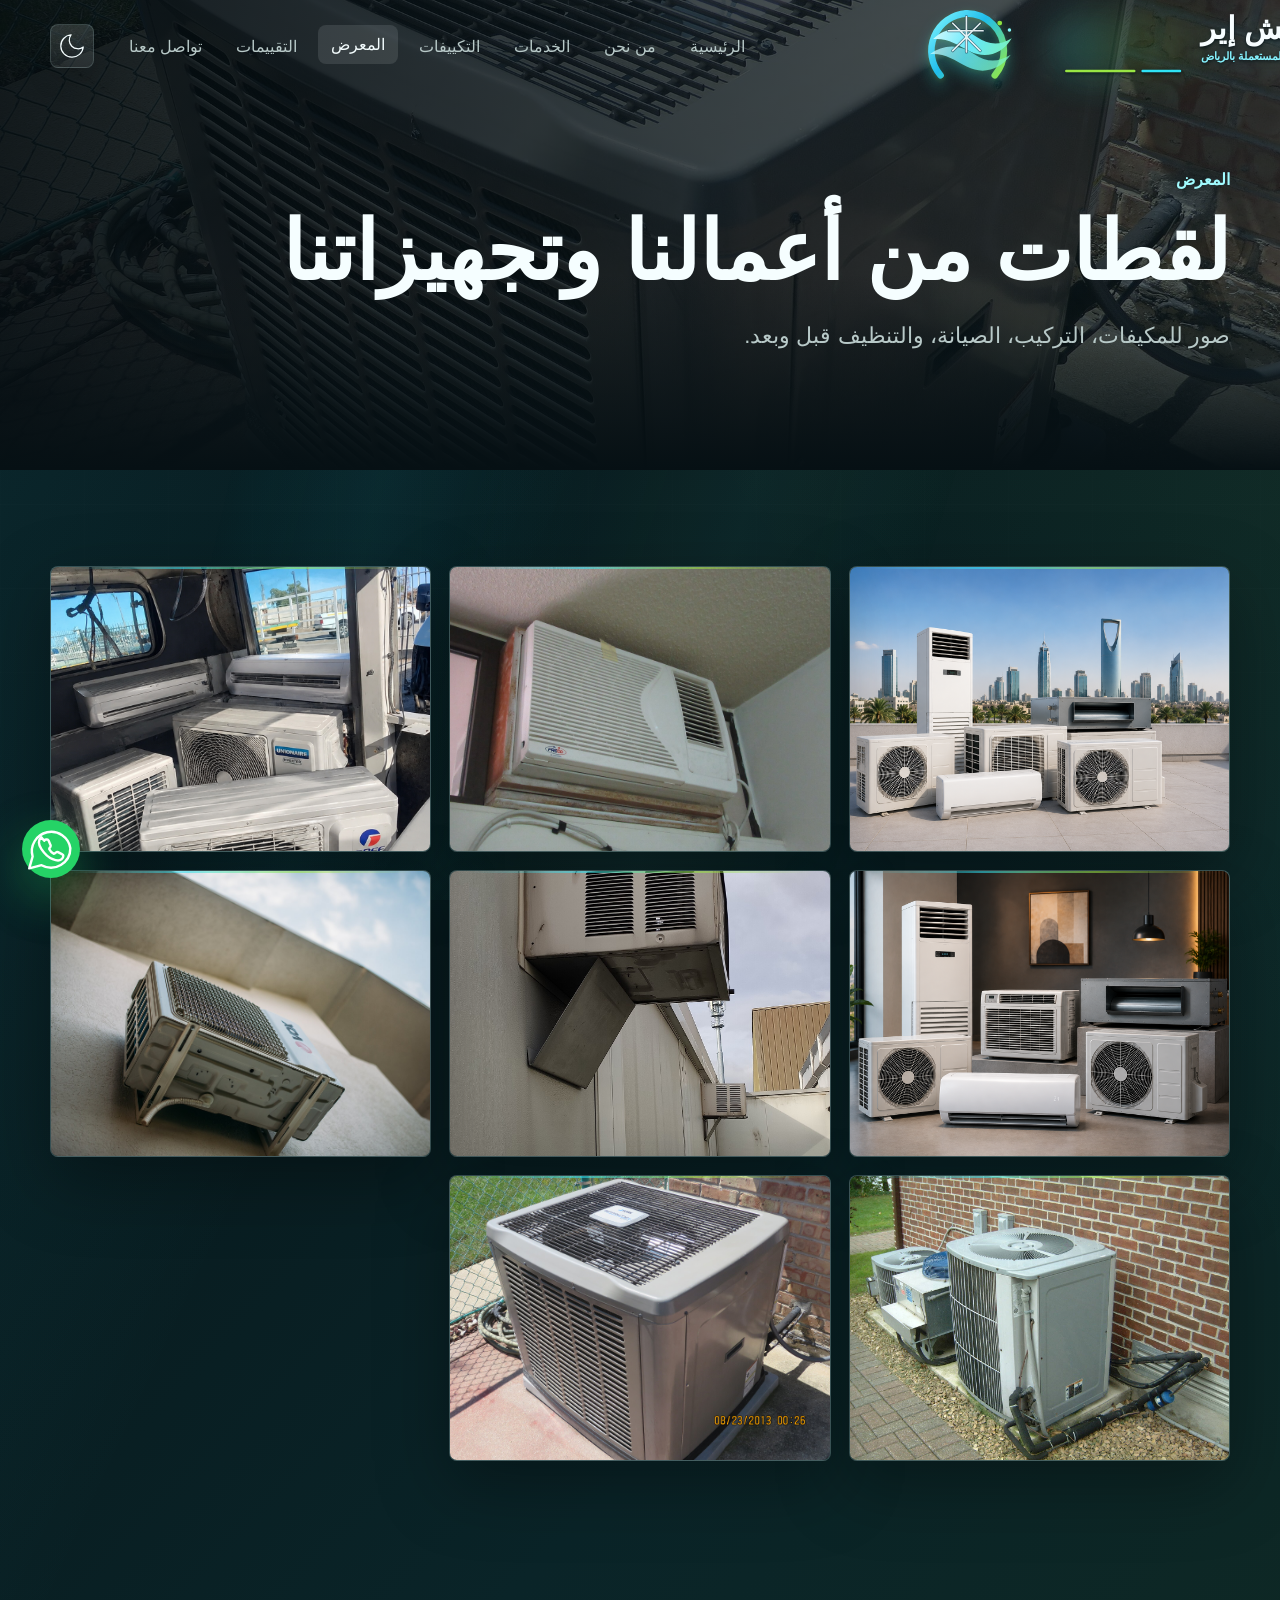
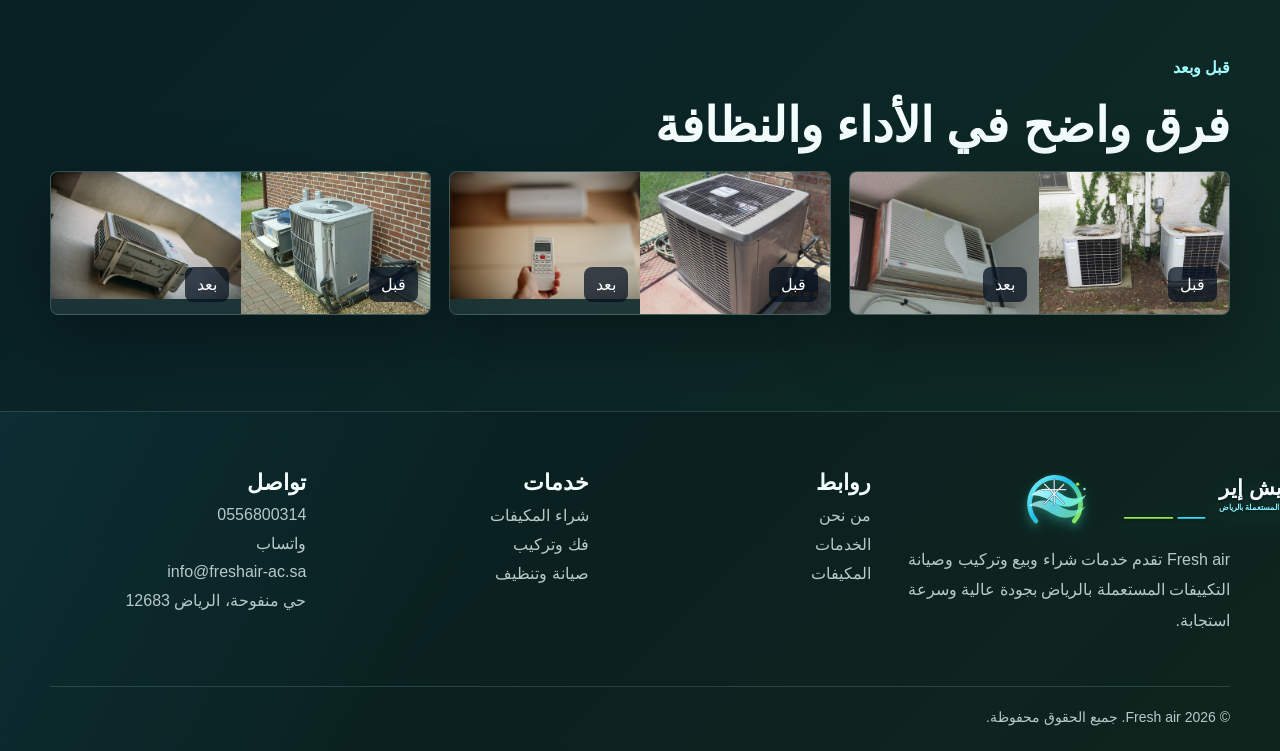
<file: gallery.html>
﻿<!doctype html>
<html lang="ar" dir="rtl">
<head>
  <meta charset="utf-8">
  <meta name="viewport" content="width=device-width, initial-scale=1">
  <meta name="description" content="معرض أعمال Fresh air للمكيفات المستعملة بالرياض وصور قبل وبعد للصيانة والتنظيف والتركيب.">
  <title>المعرض | Fresh air للمكيفات</title>
  <link rel="icon" href="assets/logo.svg" type="image/svg+xml">
  <link rel="stylesheet" href="styles.css">
</head>
<body>
  <main>
    <section class="page-hero" style="--page-img:url('assets/img/central-hvac.jpg')"><div class="container reveal"><p class="eyebrow">المعرض</p><h1>لقطات من أعمالنا وتجهيزاتنا</h1><p class="lead">صور للمكيفات، التركيب، الصيانة، والتنظيف قبل وبعد.</p></div></section>
    <section class="section">
      <div class="container">
        <div class="masonry">
          <div class="card gallery-item" data-lightbox="assets/img/technician-install.jpg"><img src="assets/img/technician-install.jpg" alt="تركيب مكيف"></div>
          <div class="card gallery-item" data-lightbox="assets/img/maintenance-filter.jpg"><img src="assets/img/maintenance-filter.jpg" alt="صيانة مكيف"></div>
          <div class="card gallery-item" data-lightbox="assets/img/armaflex.jpg"><img src="assets/img/armaflex.jpg" alt="تنظيف وتوصيلات مكيف"></div>
          <div class="card gallery-item" data-lightbox="assets/img/split-wall.jpg"><img src="assets/img/split-wall.jpg" alt="سبليت"></div>
          <div class="card gallery-item" data-lightbox="assets/img/window-ac.jpg"><img src="assets/img/window-ac.jpg" alt="شباك"></div>
          <div class="card gallery-item" data-lightbox="assets/img/central-hvac.jpg"><img src="assets/img/central-hvac.jpg" alt="وحدة خارجية"></div>
          <div class="card gallery-item" data-lightbox="assets/img/service-technician.jpg"><img src="assets/img/service-technician.jpg" alt="فني مكيفات"></div>
          <div class="card gallery-item" data-lightbox="assets/img/outdoor-blue-sky.jpg"><img src="assets/img/outdoor-blue-sky.jpg" alt="وحدة خارجية في الهواء"></div>
        </div>
      </div>
    </section>
    <section class="section">
      <div class="container">
        <p class="eyebrow reveal">قبل وبعد</p><h2 class="reveal">فرق واضح في الأداء والنظافة</h2>
        <div class="grid-3">
          <div class="card before-after"><figure><img src="assets/img/old-units.jpg" alt="قبل"><figcaption>قبل</figcaption></figure><figure><img src="assets/img/split-wall.jpg" alt="بعد"><figcaption>بعد</figcaption></figure></div>
          <div class="card before-after"><figure><img src="assets/img/central-hvac.jpg" alt="قبل"><figcaption>قبل</figcaption></figure><figure><img src="assets/img/remote-control.jpg" alt="بعد"><figcaption>بعد</figcaption></figure></div>
          <div class="card before-after"><figure><img src="assets/img/armaflex.jpg" alt="قبل"><figcaption>قبل</figcaption></figure><figure><img src="assets/img/outdoor-blue-sky.jpg" alt="بعد"><figcaption>بعد</figcaption></figure></div>
        </div>
      </div>
    </section>
  </main>
  <footer class="footer"></footer>
  <script src="app.js"></script>
  <script src="content.js"></script>
</body>
</html>
</file>
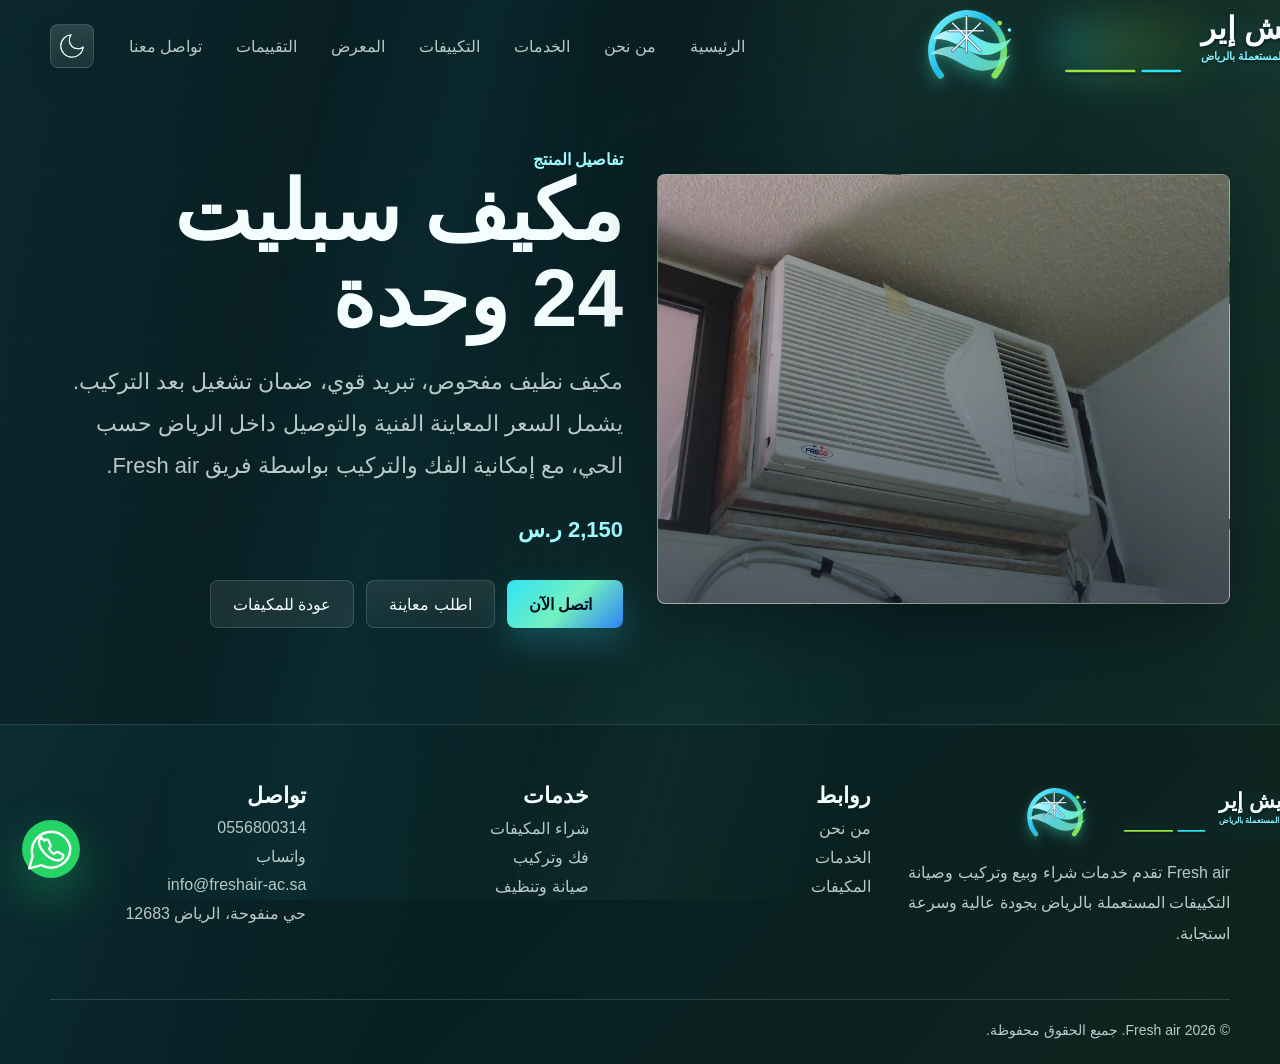
<file: product.html>
﻿<!doctype html>
<html lang="ar" dir="rtl">
<head>
  <meta charset="utf-8">
  <meta name="viewport" content="width=device-width, initial-scale=1">
  <meta name="description" content="تفاصيل مكيف مستعمل من Fresh air للمكيفات بالرياض.">
  <title>تفاصيل المنتج | Fresh air للمكيفات</title>
  <link rel="icon" href="assets/logo.svg" type="image/svg+xml">
  <link rel="stylesheet" href="styles.css">
</head>
<body>
  <main>
    <section class="section" style="padding-top:150px"><div class="container" data-product-detail></div></section>
  </main>
  <footer class="footer"></footer>
  <script src="app.js"></script>
  <script src="content.js"></script>
</body>
</html>
</file>
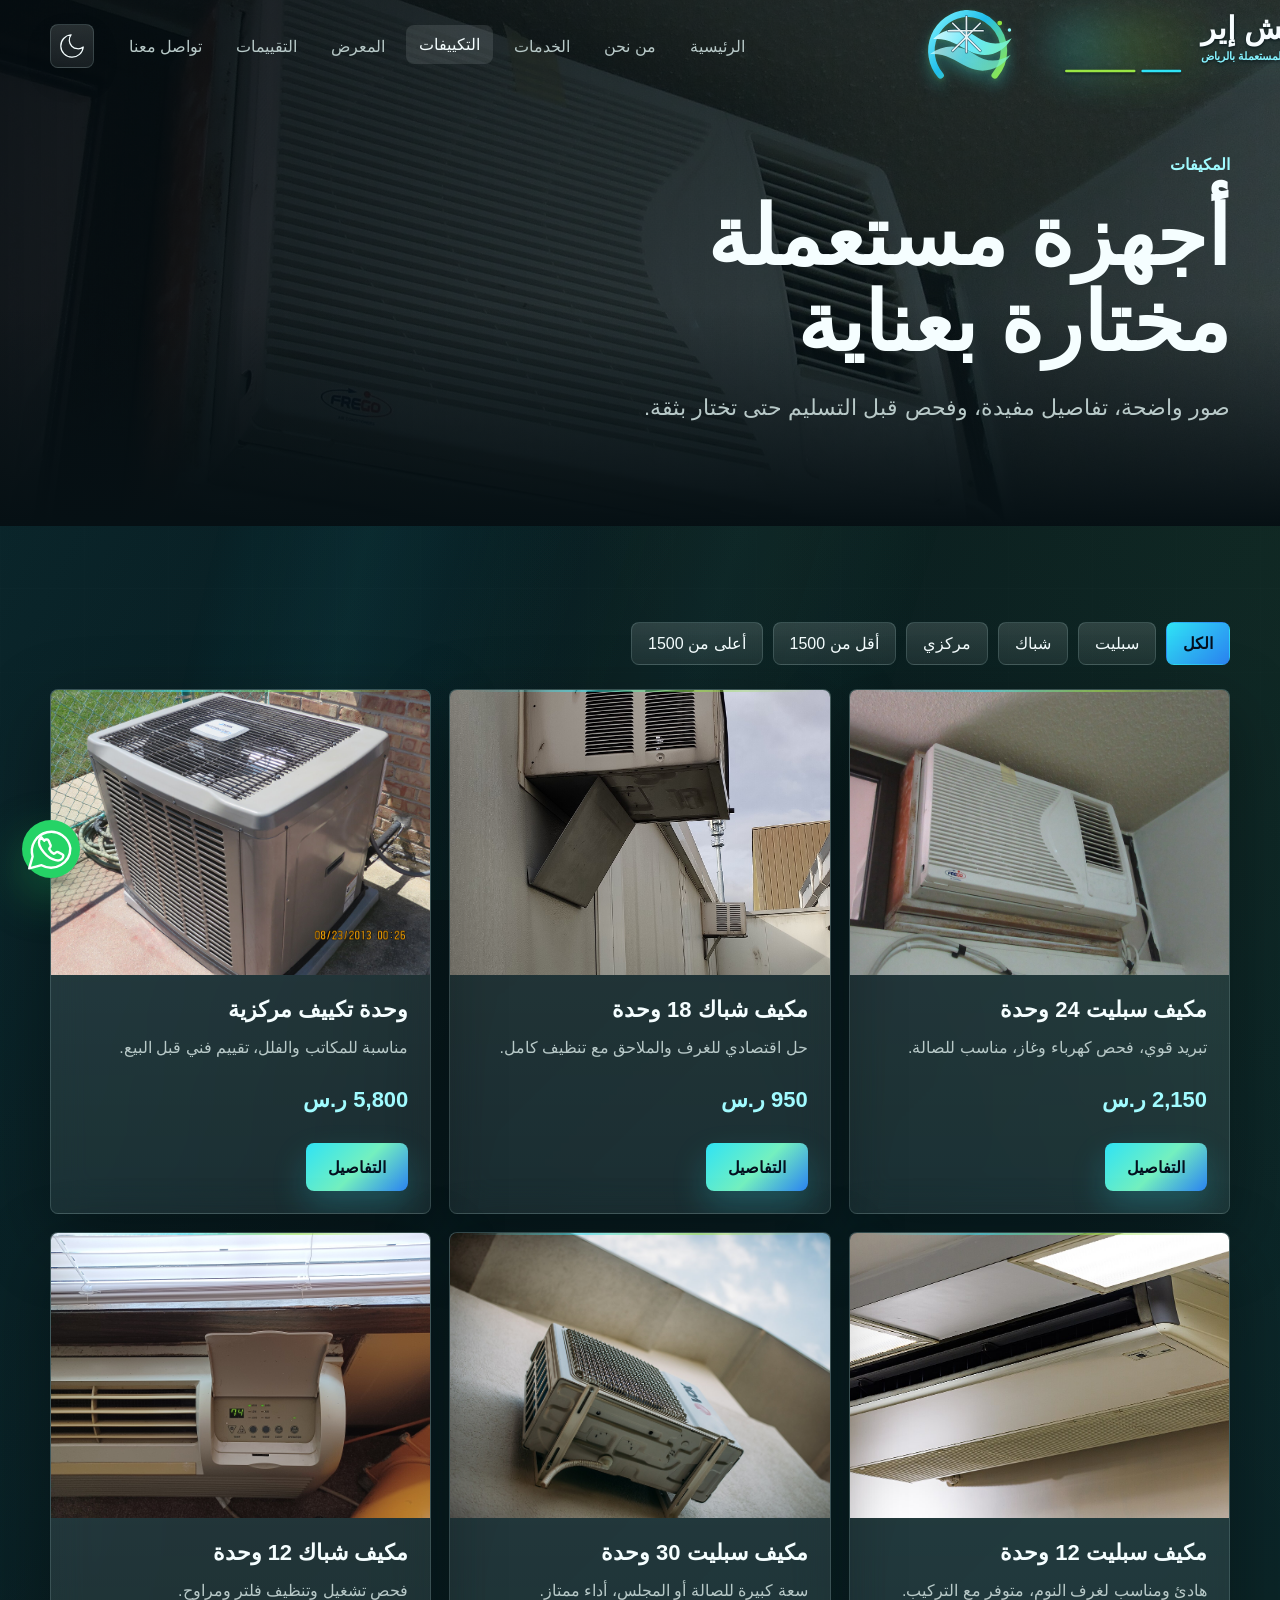
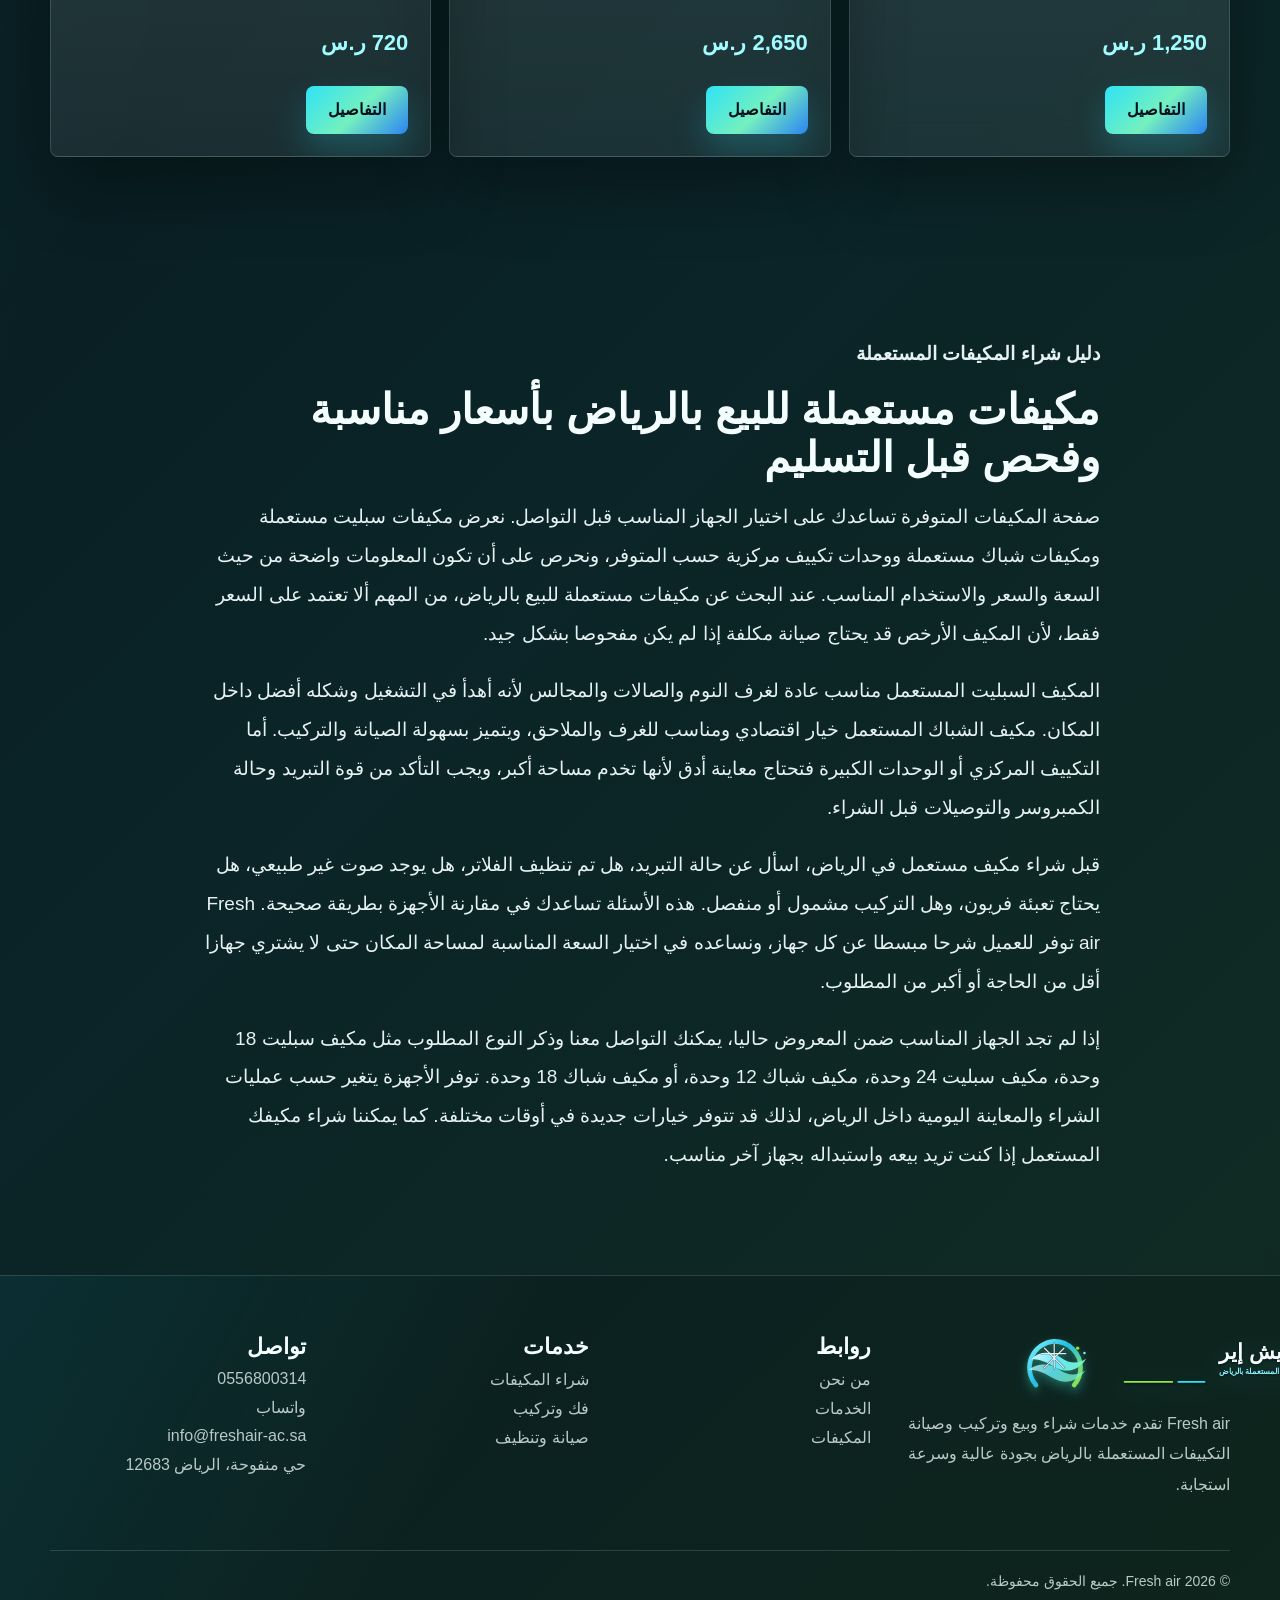
<file: products.html>
﻿<!doctype html>
<html lang="ar" dir="rtl">
<head>
  <meta charset="utf-8">
  <meta name="viewport" content="width=device-width, initial-scale=1">
  <meta name="description" content="مكيفات مستعملة للبيع بالرياض: مكيفات سبليت وشباك ومركزي مفحوصة مع إمكانية التركيب والصيانة. Fresh air توفر بيع وشراء مكيفات مستعملة داخل الرياض.">
  <meta name="keywords" content="مكيفات مستعملة للبيع بالرياض, شراء مكيفات مستعملة بالرياض, بيع مكيفات مستعملة بالرياض, مكيف سبليت مستعمل بالرياض, مكيف شباك مستعمل بالرياض, تكييف مركزي مستعمل بالرياض, مكيفات رخيصة بالرياض">
  <meta name="robots" content="index, follow">
  <title>مكيفات مستعملة للبيع بالرياض | سبليت وشباك ومركزي</title>
  <link rel="icon" href="assets/logo.svg" type="image/svg+xml">
  <link rel="stylesheet" href="styles.css">
</head>
<body>
  <main>
    <section class="page-hero" style="--page-img:url('assets/img/split-wall.jpg')"><div class="container reveal"><p class="eyebrow">المكيفات</p><h1>أجهزة مستعملة مختارة بعناية</h1><p class="lead">صور واضحة، تفاصيل مفيدة، وفحص قبل التسليم حتى تختار بثقة.</p></div></section>
    <section class="section">
      <div class="container">
        <div class="filters reveal">
          <button class="filter-btn active" data-filter="all">الكل</button>
          <button class="filter-btn" data-filter="split">سبليت</button>
          <button class="filter-btn" data-filter="window">شباك</button>
          <button class="filter-btn" data-filter="central">مركزي</button>
          <button class="filter-btn" data-filter="low">أقل من 1500</button>
          <button class="filter-btn" data-filter="high">أعلى من 1500</button>
        </div>
        <div class="product-grid" data-product-grid>
          <article class="card product-card" data-type="split" data-price="high"><img src="assets/img/split-wall.jpg" alt="مكيف سبليت"><div class="product-body"><h3>مكيف سبليت 24 وحدة</h3><p>تبريد قوي، فحص كهرباء وغاز، مناسب للصالة.</p><p class="price">2,150 ر.س</p><a class="btn primary" href="product.html?id=split-24">التفاصيل</a></div></article>
          <article class="card product-card" data-type="window" data-price="low"><img src="assets/img/window-ac.jpg" alt="مكيف شباك"><div class="product-body"><h3>مكيف شباك 18 وحدة</h3><p>حل اقتصادي للغرف والملاحق مع تنظيف كامل.</p><p class="price">950 ر.س</p><a class="btn primary" href="product.html?id=window-18">التفاصيل</a></div></article>
          <article class="card product-card" data-type="central" data-price="high"><img src="assets/img/central-hvac.jpg" alt="تكييف مركزي"><div class="product-body"><h3>وحدة تكييف مركزية</h3><p>مناسبة للمكاتب والفلل، تقييم فني قبل البيع.</p><p class="price">5,800 ر.س</p><a class="btn primary" href="product.html?id=central">التفاصيل</a></div></article>
          <article class="card product-card" data-type="split" data-price="low"><img src="assets/img/hero-ac-luxury.jpg" alt="مكيف غرفة"><div class="product-body"><h3>مكيف سبليت 12 وحدة</h3><p>هادئ ومناسب لغرف النوم، متوفر مع التركيب.</p><p class="price">1,250 ر.س</p><a class="btn primary" href="product.html?id=split-24">التفاصيل</a></div></article>
          <article class="card product-card" data-type="split" data-price="high"><img src="assets/img/outdoor-blue-sky.jpg" alt="مكيف صالة"><div class="product-body"><h3>مكيف سبليت 30 وحدة</h3><p>سعة كبيرة للصالة أو المجلس، أداء ممتاز.</p><p class="price">2,650 ر.س</p><a class="btn primary" href="product.html?id=split-24">التفاصيل</a></div></article>
          <article class="card product-card" data-type="window" data-price="low"><img src="assets/img/packaged-terminal.jpg" alt="مكيف شباك نظيف"><div class="product-body"><h3>مكيف شباك 12 وحدة</h3><p>فحص تشغيل وتنظيف فلتر ومراوح.</p><p class="price">720 ر.س</p><a class="btn primary" href="product.html?id=window-18">التفاصيل</a></div></article>
        </div>
      </div>
    </section>
    <section class="section seo-article">
      <div class="container readable-content reveal">
        <p class="eyebrow">دليل شراء المكيفات المستعملة</p>
        <h2>مكيفات مستعملة للبيع بالرياض بأسعار مناسبة وفحص قبل التسليم</h2>
        <p>صفحة المكيفات المتوفرة تساعدك على اختيار الجهاز المناسب قبل التواصل. نعرض مكيفات سبليت مستعملة ومكيفات شباك مستعملة ووحدات تكييف مركزية حسب المتوفر، ونحرص على أن تكون المعلومات واضحة من حيث السعة والسعر والاستخدام المناسب. عند البحث عن مكيفات مستعملة للبيع بالرياض، من المهم ألا تعتمد على السعر فقط، لأن المكيف الأرخص قد يحتاج صيانة مكلفة إذا لم يكن مفحوصا بشكل جيد.</p>
        <p>المكيف السبليت المستعمل مناسب عادة لغرف النوم والصالات والمجالس لأنه أهدأ في التشغيل وشكله أفضل داخل المكان. مكيف الشباك المستعمل خيار اقتصادي ومناسب للغرف والملاحق، ويتميز بسهولة الصيانة والتركيب. أما التكييف المركزي أو الوحدات الكبيرة فتحتاج معاينة أدق لأنها تخدم مساحة أكبر، ويجب التأكد من قوة التبريد وحالة الكمبروسر والتوصيلات قبل الشراء.</p>
        <p>قبل شراء مكيف مستعمل في الرياض، اسأل عن حالة التبريد، هل تم تنظيف الفلاتر، هل يوجد صوت غير طبيعي، هل يحتاج تعبئة فريون، وهل التركيب مشمول أو منفصل. هذه الأسئلة تساعدك في مقارنة الأجهزة بطريقة صحيحة. Fresh air توفر للعميل شرحا مبسطا عن كل جهاز، ونساعده في اختيار السعة المناسبة لمساحة المكان حتى لا يشتري جهازا أقل من الحاجة أو أكبر من المطلوب.</p>
        <p>إذا لم تجد الجهاز المناسب ضمن المعروض حاليا، يمكنك التواصل معنا وذكر النوع المطلوب مثل مكيف سبليت 18 وحدة، مكيف سبليت 24 وحدة، مكيف شباك 12 وحدة، أو مكيف شباك 18 وحدة. توفر الأجهزة يتغير حسب عمليات الشراء والمعاينة اليومية داخل الرياض، لذلك قد تتوفر خيارات جديدة في أوقات مختلفة. كما يمكننا شراء مكيفك المستعمل إذا كنت تريد بيعه واستبداله بجهاز آخر مناسب.</p>
      </div>
    </section>
  </main>
  <footer class="footer"></footer>
  <script src="app.js"></script>
  <script src="content.js"></script>
</body>
</html>
</file>
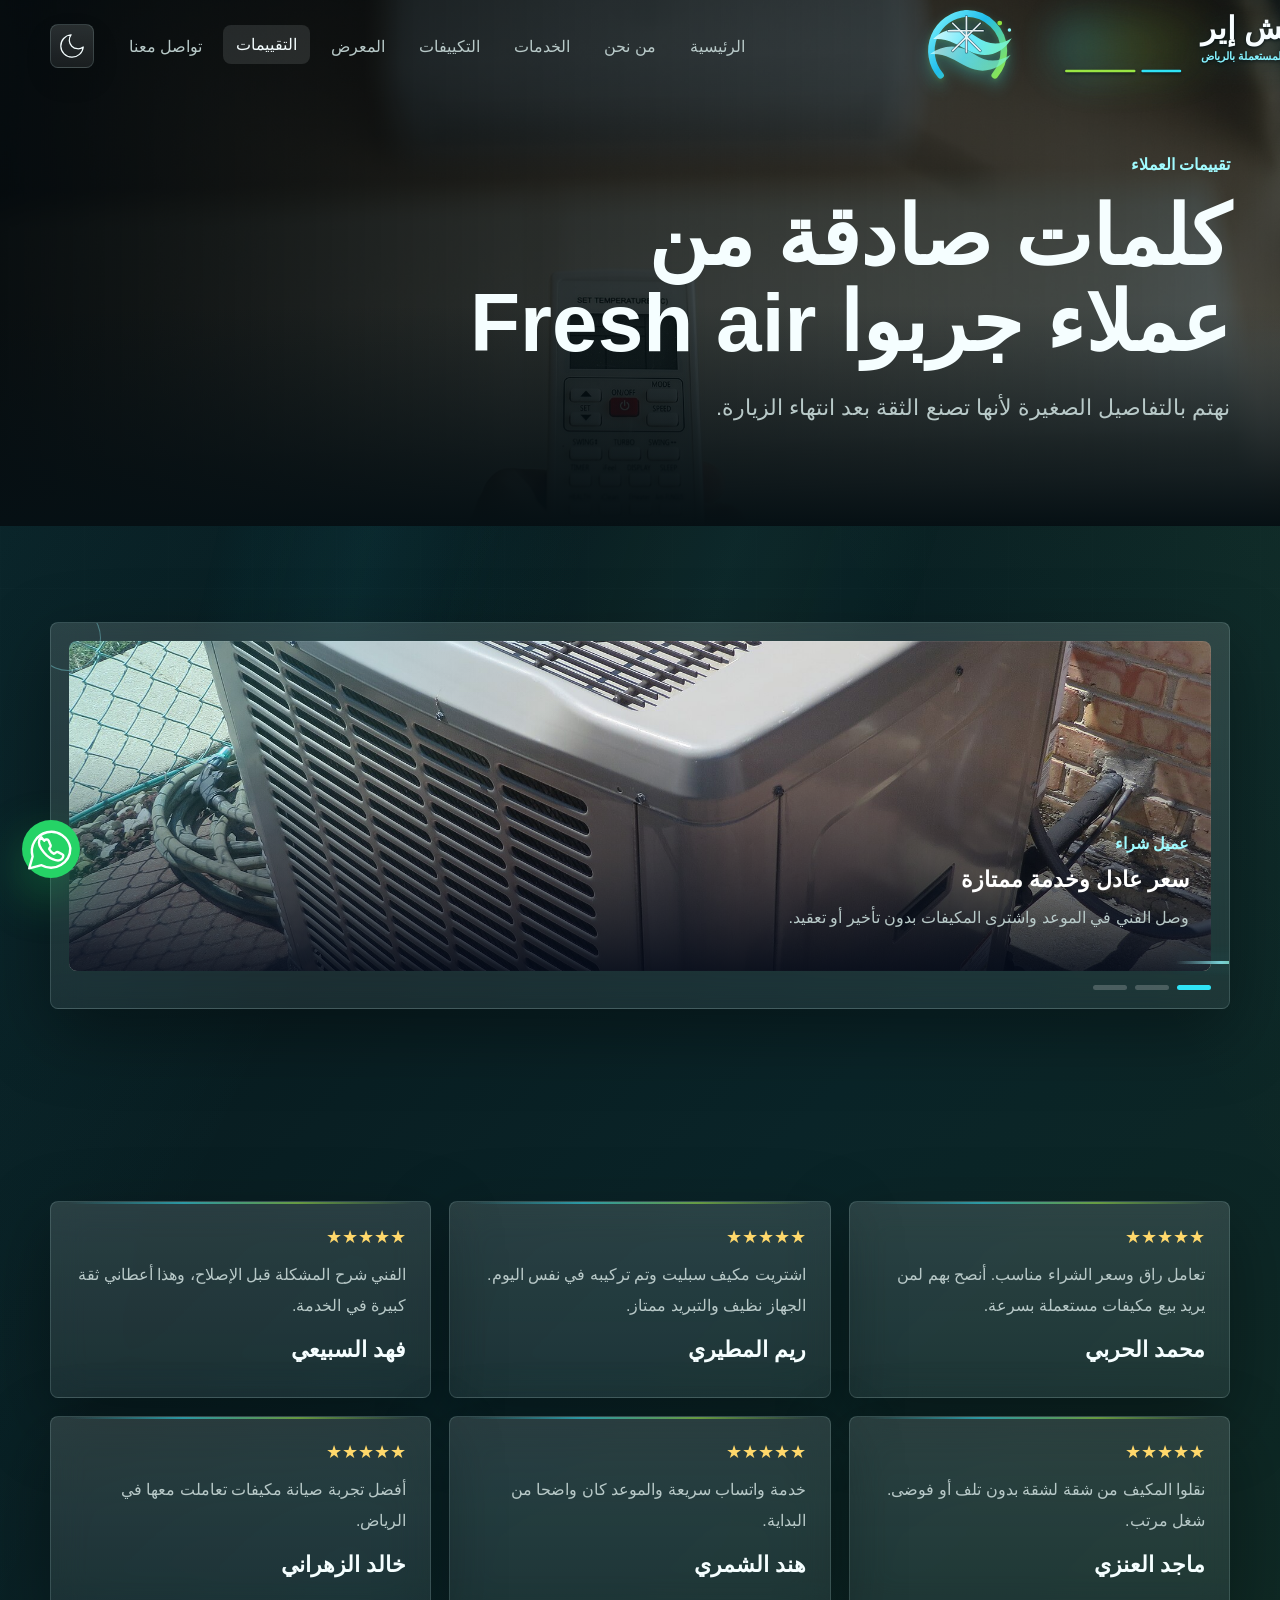
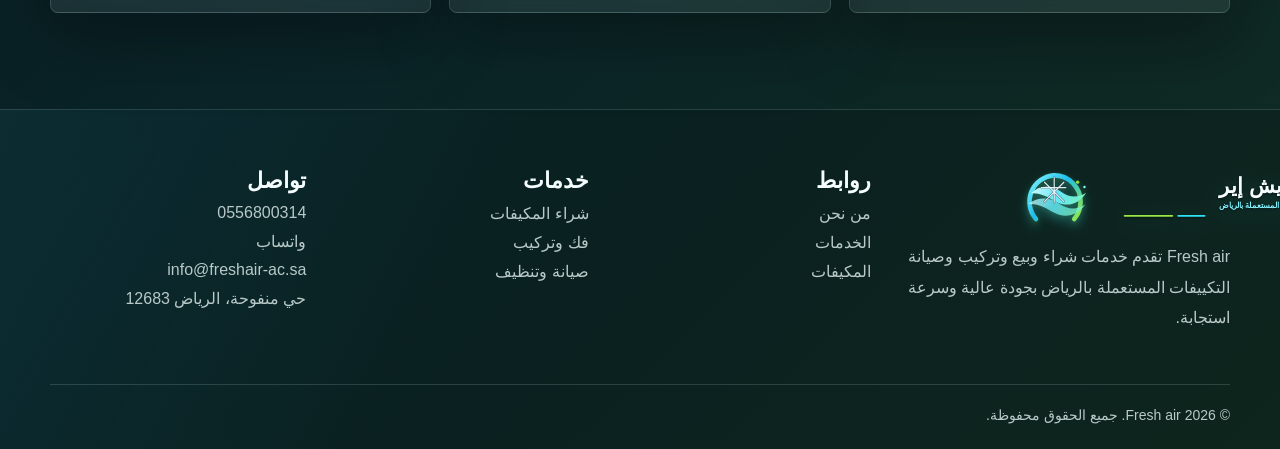
<file: reviews.html>
﻿<!doctype html>
<html lang="ar" dir="rtl">
<head>
  <meta charset="utf-8">
  <meta name="viewport" content="width=device-width, initial-scale=1">
  <meta name="description" content="تقييمات عملاء Fresh air للمكيفات المستعملة بالرياض وتجاربهم في الشراء والبيع والصيانة.">
  <title>التقييمات | Fresh air للمكيفات</title>
  <link rel="icon" href="assets/logo.svg" type="image/svg+xml">
  <link rel="stylesheet" href="styles.css">
</head>
<body>
  <main>
    <section class="page-hero" style="--page-img:url('assets/img/remote-control.jpg')"><div class="container reveal"><p class="eyebrow">تقييمات العملاء</p><h1>كلمات صادقة من عملاء جربوا Fresh air</h1><p class="lead">نهتم بالتفاصيل الصغيرة لأنها تصنع الثقة بعد انتهاء الزيارة.</p></div></section>
    <section class="section">
      <div class="container">
        <aside class="hero-panel reveal" data-carousel data-slides='[
          {"tag":"عميل شراء","title":"سعر عادل وخدمة ممتازة","text":"وصل الفني في الموعد واشترى المكيفات بدون تأخير أو تعقيد.","image":"assets/img/central-hvac.jpg"},
          {"tag":"عميل تركيب","title":"تركيب نظيف ومرتب","text":"الفريق اهتم بحماية الجدار ونظافة المكان بعد العمل.","image":"assets/img/technician-install.jpg"},
          {"tag":"عميل صيانة","title":"التبريد رجع أفضل","text":"تنظيف كامل وفحص للغاز، والنتيجة كانت واضحة من أول تشغيل.","image":"assets/img/maintenance-filter.jpg"}
        ]'></aside>
      </div>
    </section>
    <section class="section">
      <div class="container review-grid">
        <article class="card"><div class="stars">★★★★★</div><p>تعامل راق وسعر الشراء مناسب. أنصح بهم لمن يريد بيع مكيفات مستعملة بسرعة.</p><h3>محمد الحربي</h3></article>
        <article class="card"><div class="stars">★★★★★</div><p>اشتريت مكيف سبليت وتم تركيبه في نفس اليوم. الجهاز نظيف والتبريد ممتاز.</p><h3>ريم المطيري</h3></article>
        <article class="card"><div class="stars">★★★★★</div><p>الفني شرح المشكلة قبل الإصلاح، وهذا أعطاني ثقة كبيرة في الخدمة.</p><h3>فهد السبيعي</h3></article>
        <article class="card"><div class="stars">★★★★★</div><p>نقلوا المكيف من شقة لشقة بدون تلف أو فوضى. شغل مرتب.</p><h3>ماجد العنزي</h3></article>
        <article class="card"><div class="stars">★★★★★</div><p>خدمة واتساب سريعة والموعد كان واضحا من البداية.</p><h3>هند الشمري</h3></article>
        <article class="card"><div class="stars">★★★★★</div><p>أفضل تجربة صيانة مكيفات تعاملت معها في الرياض.</p><h3>خالد الزهراني</h3></article>
      </div>
    </section>
  </main>
  <footer class="footer"></footer>
  <script src="app.js"></script>
  <script src="content.js"></script>
</body>
</html>
</file>
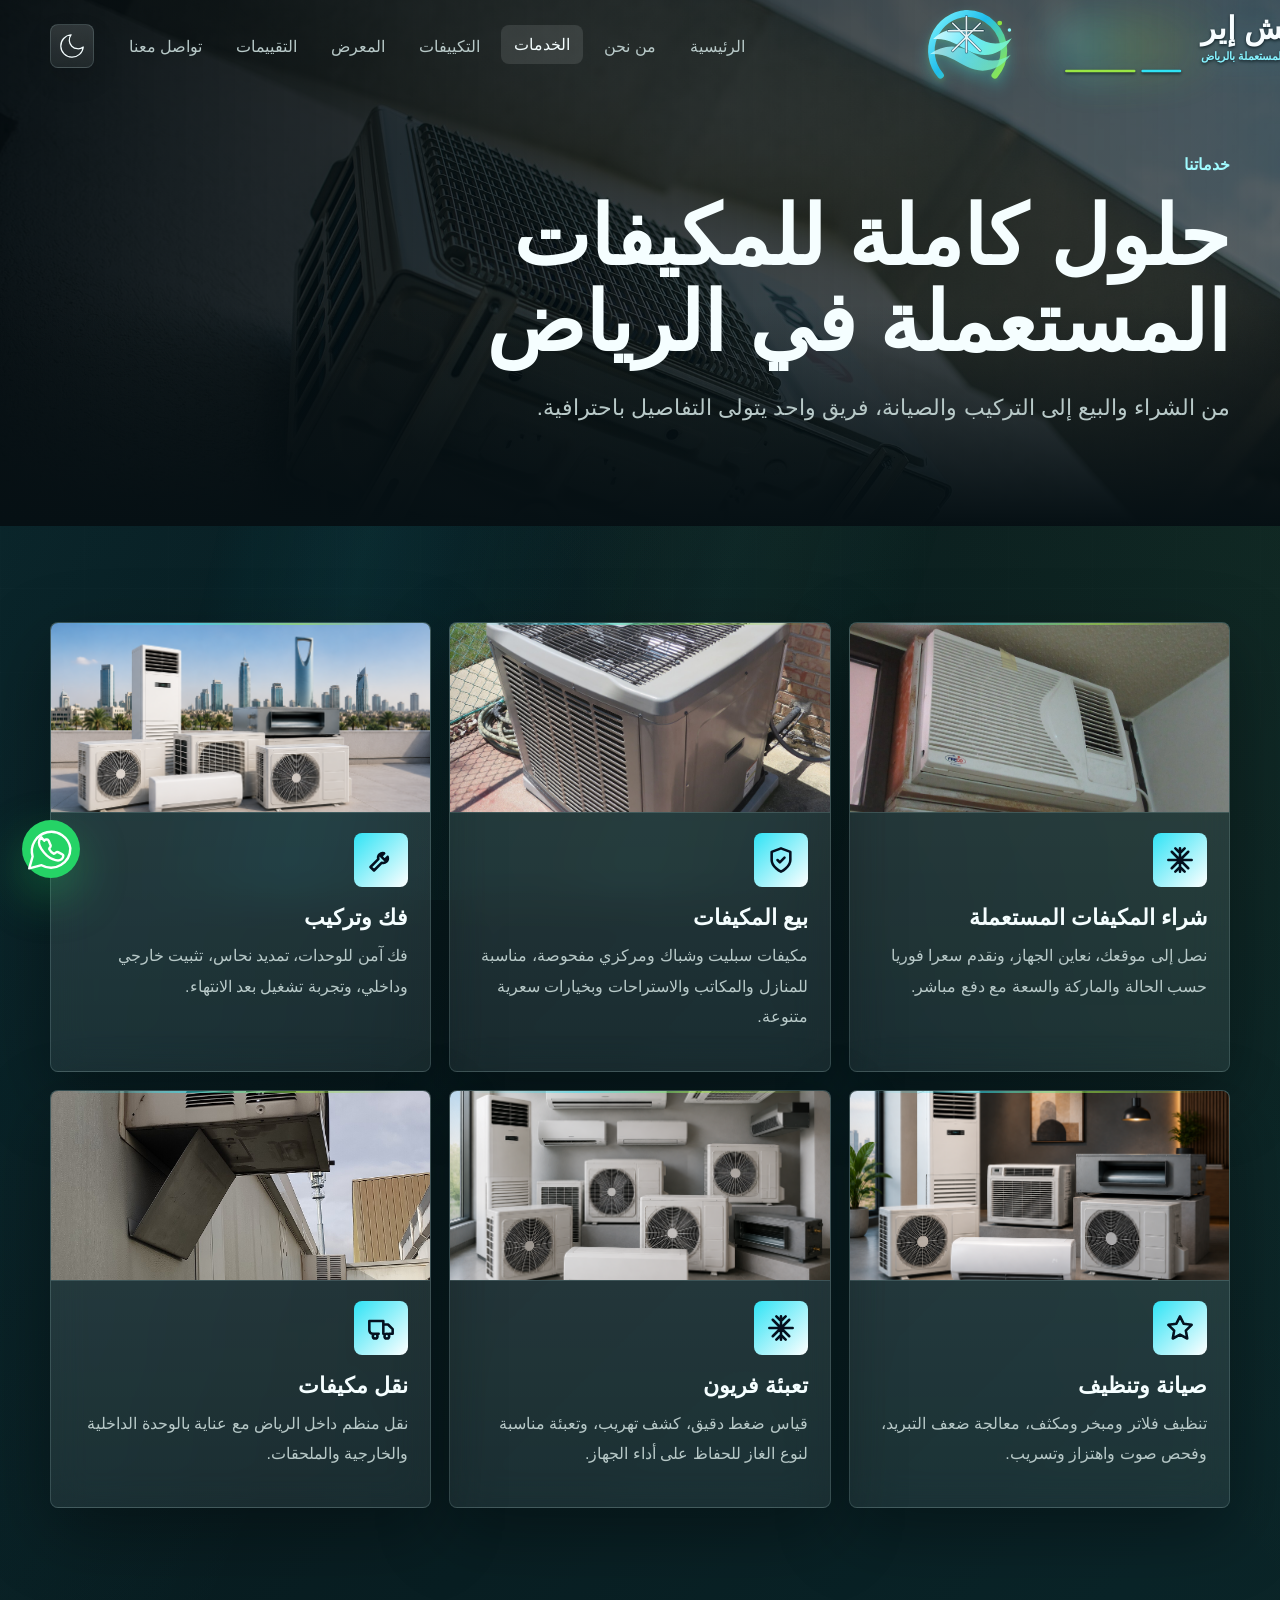
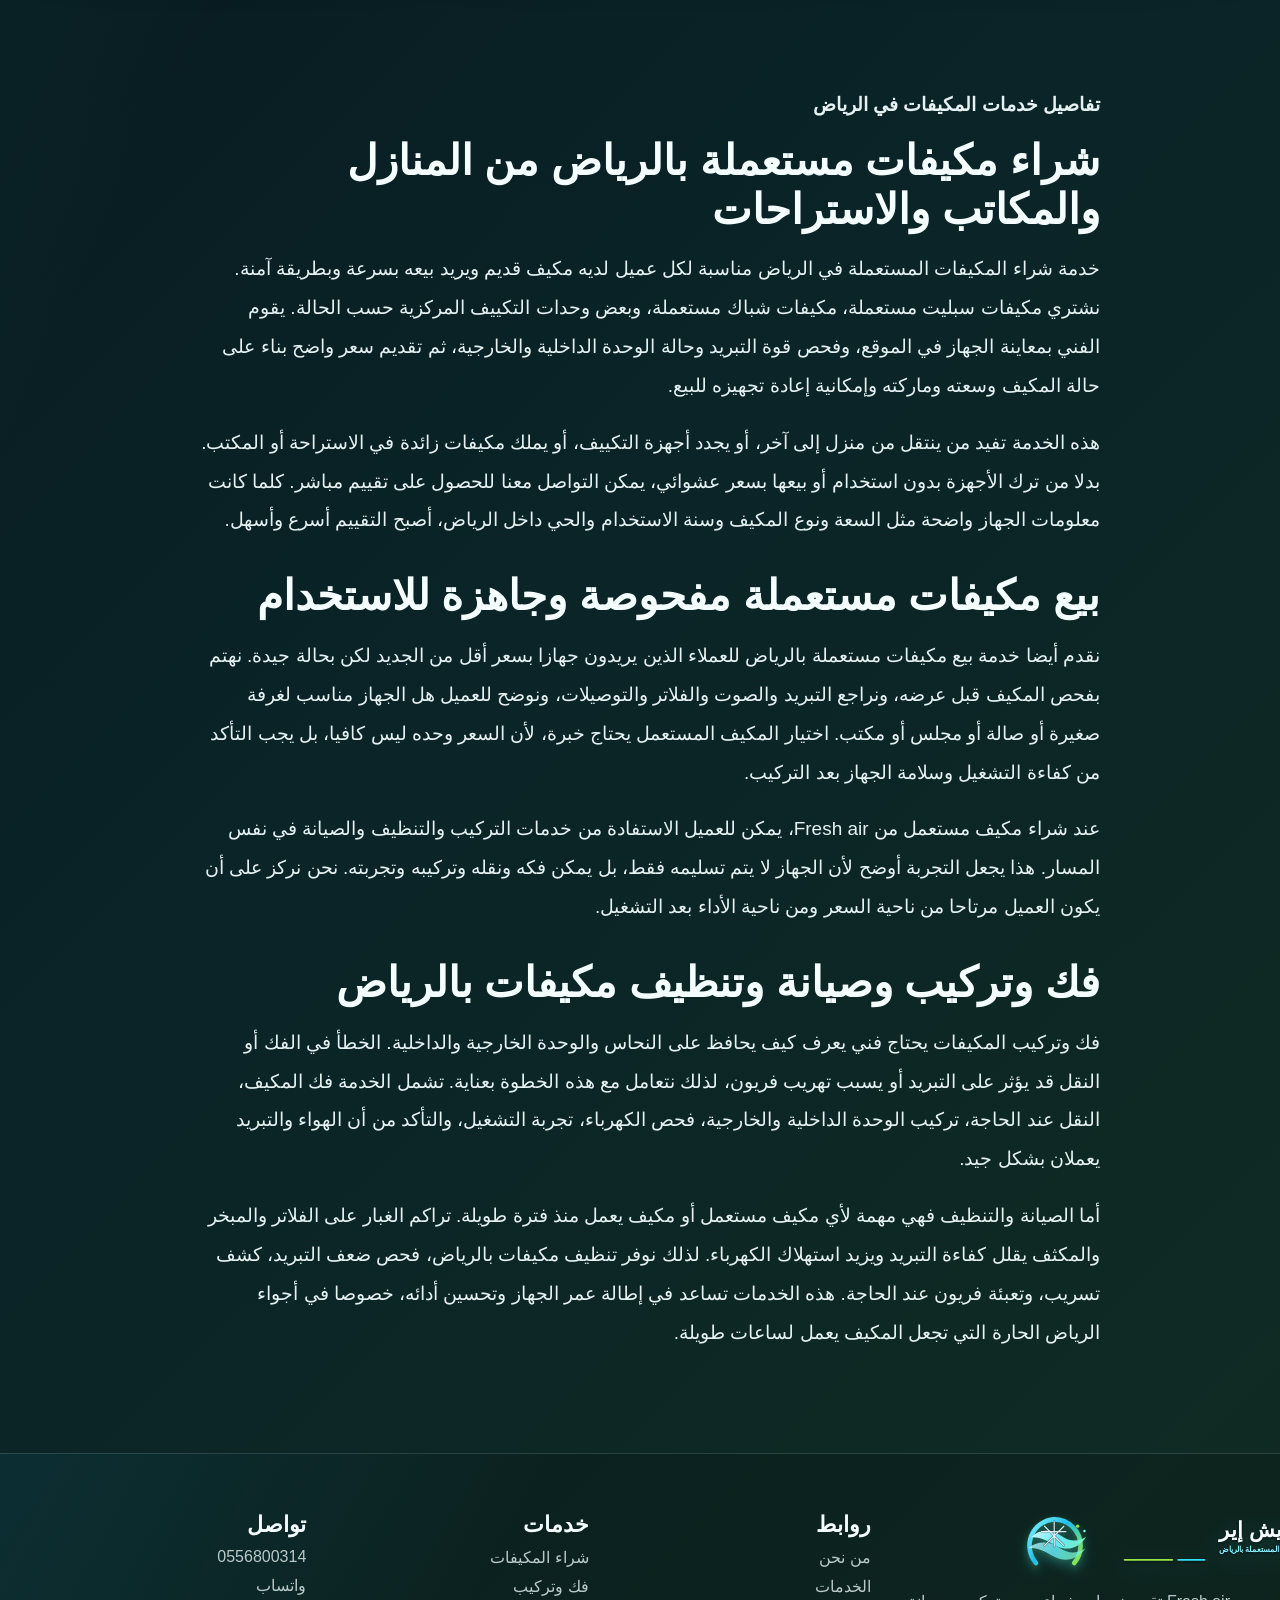
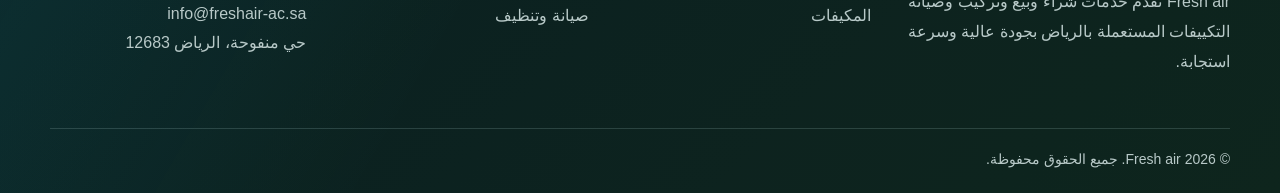
<file: services.html>
﻿<!doctype html>
<html lang="ar" dir="rtl">
<head>
  <meta charset="utf-8">
  <meta name="viewport" content="width=device-width, initial-scale=1">
  <meta name="description" content="خدمات شراء مكيفات مستعملة بالرياض وبيع مكيفات وفك وتركيب وصيانة وتنظيف وتعبئة فريون. Fresh air توفر فنيين لخدمة المكيفات داخل الرياض.">
  <meta name="keywords" content="شراء مكيفات مستعملة بالرياض, خدمات مكيفات بالرياض, بيع مكيفات بالرياض, فك وتركيب مكيفات بالرياض, صيانة مكيفات بالرياض, تنظيف مكيفات بالرياض, تعبئة فريون بالرياض, نقل مكيفات بالرياض">
  <meta name="robots" content="index, follow">
  <title>شراء وبيع وصيانة مكيفات بالرياض | خدمات Fresh air</title>
  <link rel="icon" href="assets/logo.svg" type="image/svg+xml">
  <link rel="stylesheet" href="styles.css">
</head>
<body>
  <main>
    <section class="page-hero" style="--page-img:url('assets/img/outdoor-blue-sky.jpg')"><div class="container reveal"><p class="eyebrow">خدماتنا</p><h1>حلول كاملة للمكيفات المستعملة في الرياض</h1><p class="lead">من الشراء والبيع إلى التركيب والصيانة، فريق واحد يتولى التفاصيل باحترافية.</p></div></section>
    <section class="section">
      <div class="container grid-3">
        <article class="card service-card"><img class="service-photo" src="assets/img/split-wall.jpg" alt="شراء المكيفات المستعملة"><div class="icon" data-icon="snow"></div><h3>شراء المكيفات المستعملة</h3><p>نصل إلى موقعك، نعاين الجهاز، ونقدم سعرا فوريا حسب الحالة والماركة والسعة مع دفع مباشر.</p></article>
        <article class="card service-card"><img class="service-photo" src="assets/img/central-hvac.jpg" alt="بيع المكيفات"><div class="icon" data-icon="shield"></div><h3>بيع المكيفات</h3><p>مكيفات سبليت وشباك ومركزي مفحوصة، مناسبة للمنازل والمكاتب والاستراحات وبخيارات سعرية متنوعة.</p></article>
        <article class="card service-card"><img class="service-photo" src="assets/img/technician-install.jpg" alt="فك وتركيب مكيفات"><div class="icon" data-icon="wrench"></div><h3>فك وتركيب</h3><p>فك آمن للوحدات، تمديد نحاس، تثبيت خارجي وداخلي، وتجربة تشغيل بعد الانتهاء.</p></article>
        <article class="card service-card"><img class="service-photo" src="assets/img/maintenance-filter.jpg" alt="صيانة وتنظيف مكيفات"><div class="icon" data-icon="star"></div><h3>صيانة وتنظيف</h3><p>تنظيف فلاتر ومبخر ومكثف، معالجة ضعف التبريد، وفحص صوت واهتزاز وتسريب.</p></article>
        <article class="card service-card"><img class="service-photo" src="assets/img/heat-pump-tech.jpg" alt="تعبئة فريون"><div class="icon" data-icon="snow"></div><h3>تعبئة فريون</h3><p>قياس ضغط دقيق، كشف تهريب، وتعبئة مناسبة لنوع الغاز للحفاظ على أداء الجهاز.</p></article>
        <article class="card service-card"><img class="service-photo" src="assets/img/window-ac.jpg" alt="نقل مكيفات"><div class="icon" data-icon="truck"></div><h3>نقل مكيفات</h3><p>نقل منظم داخل الرياض مع عناية بالوحدة الداخلية والخارجية والملحقات.</p></article>
      </div>
    </section>
    <section class="section seo-article">
      <div class="container readable-content reveal">
        <p class="eyebrow">تفاصيل خدمات المكيفات في الرياض</p>
        <h2>شراء مكيفات مستعملة بالرياض من المنازل والمكاتب والاستراحات</h2>
        <p>خدمة شراء المكيفات المستعملة في الرياض مناسبة لكل عميل لديه مكيف قديم ويريد بيعه بسرعة وبطريقة آمنة. نشتري مكيفات سبليت مستعملة، مكيفات شباك مستعملة، وبعض وحدات التكييف المركزية حسب الحالة. يقوم الفني بمعاينة الجهاز في الموقع، وفحص قوة التبريد وحالة الوحدة الداخلية والخارجية، ثم تقديم سعر واضح بناء على حالة المكيف وسعته وماركته وإمكانية إعادة تجهيزه للبيع.</p>
        <p>هذه الخدمة تفيد من ينتقل من منزل إلى آخر، أو يجدد أجهزة التكييف، أو يملك مكيفات زائدة في الاستراحة أو المكتب. بدلا من ترك الأجهزة بدون استخدام أو بيعها بسعر عشوائي، يمكن التواصل معنا للحصول على تقييم مباشر. كلما كانت معلومات الجهاز واضحة مثل السعة ونوع المكيف وسنة الاستخدام والحي داخل الرياض، أصبح التقييم أسرع وأسهل.</p>

        <h2>بيع مكيفات مستعملة مفحوصة وجاهزة للاستخدام</h2>
        <p>نقدم أيضا خدمة بيع مكيفات مستعملة بالرياض للعملاء الذين يريدون جهازا بسعر أقل من الجديد لكن بحالة جيدة. نهتم بفحص المكيف قبل عرضه، ونراجع التبريد والصوت والفلاتر والتوصيلات، ونوضح للعميل هل الجهاز مناسب لغرفة صغيرة أو صالة أو مجلس أو مكتب. اختيار المكيف المستعمل يحتاج خبرة، لأن السعر وحده ليس كافيا، بل يجب التأكد من كفاءة التشغيل وسلامة الجهاز بعد التركيب.</p>
        <p>عند شراء مكيف مستعمل من Fresh air، يمكن للعميل الاستفادة من خدمات التركيب والتنظيف والصيانة في نفس المسار. هذا يجعل التجربة أوضح لأن الجهاز لا يتم تسليمه فقط، بل يمكن فكه ونقله وتركيبه وتجربته. نحن نركز على أن يكون العميل مرتاحا من ناحية السعر ومن ناحية الأداء بعد التشغيل.</p>

        <h2>فك وتركيب وصيانة وتنظيف مكيفات بالرياض</h2>
        <p>فك وتركيب المكيفات يحتاج فني يعرف كيف يحافظ على النحاس والوحدة الخارجية والداخلية. الخطأ في الفك أو النقل قد يؤثر على التبريد أو يسبب تهريب فريون، لذلك نتعامل مع هذه الخطوة بعناية. تشمل الخدمة فك المكيف، النقل عند الحاجة، تركيب الوحدة الداخلية والخارجية، فحص الكهرباء، تجربة التشغيل، والتأكد من أن الهواء والتبريد يعملان بشكل جيد.</p>
        <p>أما الصيانة والتنظيف فهي مهمة لأي مكيف مستعمل أو مكيف يعمل منذ فترة طويلة. تراكم الغبار على الفلاتر والمبخر والمكثف يقلل كفاءة التبريد ويزيد استهلاك الكهرباء. لذلك نوفر تنظيف مكيفات بالرياض، فحص ضعف التبريد، كشف تسريب، وتعبئة فريون عند الحاجة. هذه الخدمات تساعد في إطالة عمر الجهاز وتحسين أدائه، خصوصا في أجواء الرياض الحارة التي تجعل المكيف يعمل لساعات طويلة.</p>
      </div>
    </section>
  </main>
  <footer class="footer"></footer>
  <script src="app.js"></script>
  <script src="content.js"></script>
</body>
</html>
</file>
<file: styles.css>
:root {
  color-scheme: dark;
  --bg: #061014;
  --bg-2: #0a2428;
  --bg-3: #112b22;
  --panel: rgba(246, 255, 253, .075);
  --panel-strong: rgba(246, 255, 253, .14);
  --text: #f5feff;
  --muted: #b8c9c8;
  --line: rgba(214, 255, 251, .15);
  --cyan: #2fe3f5;
  --cyan-2: #a1fbff;
  --blue: #2b83f2;
  --mint: #74f0bf;
  --green: #99e644;
  --amber: #f4c767;
  --nav-bg: rgba(5, 19, 23, .76);
  --mobile-nav-bg: rgba(5, 19, 23, .96);
  --hero-overlay-strong: rgba(3, 11, 15, .93);
  --hero-overlay-mid: rgba(4, 18, 22, .62);
  --hero-overlay-soft: rgba(4, 18, 22, .16);
  --logo-text: #f7fdff;
  --logo-muted: #86f3ff;
  --logo-accent: #9af044;
  --logo-shadow: rgba(0, 15, 21, .78);
  --white: #ffffff;
  --shadow: 0 24px 70px rgba(0, 0, 0, .34);
  --soft: 0 18px 50px rgba(47, 227, 245, .17);
  --radius: 8px;
  --max: 1180px;
}

:root.light {
  color-scheme: light;
  --bg: #f8fbf8;
  --bg-2: #edf8f2;
  --bg-3: #e8f5ff;
  --panel: rgba(255, 255, 255, .84);
  --panel-strong: rgba(255, 255, 255, .97);
  --text: #09242a;
  --muted: #566d69;
  --line: rgba(9, 36, 42, .13);
  --cyan: #08aeca;
  --cyan-2: #087f96;
  --blue: #246fe0;
  --mint: #18b889;
  --green: #67b82b;
  --amber: #a96f00;
  --nav-bg: rgba(249, 253, 251, .86);
  --mobile-nav-bg: rgba(249, 253, 251, .97);
  --hero-overlay-strong: rgba(248, 253, 251, .87);
  --hero-overlay-mid: rgba(236, 249, 245, .64);
  --hero-overlay-soft: rgba(255, 255, 255, .18);
  --logo-text: #072a32;
  --logo-muted: #087f96;
  --logo-accent: #4e9f21;
  --logo-shadow: rgba(255, 255, 255, .78);
  --shadow: 0 24px 70px rgba(0, 55, 68, .13);
  --soft: 0 18px 50px rgba(8, 174, 202, .14);
}

* { box-sizing: border-box; }

html {
  scroll-behavior: smooth;
  overflow-x: clip;
}

body {
  margin: 0;
  font-family: "Tajawal", "Cairo", "Segoe UI", Tahoma, Arial, sans-serif;
  background:
    linear-gradient(115deg, rgba(47, 227, 245, .11), transparent 34%),
    linear-gradient(235deg, rgba(153, 230, 68, .08), transparent 31%),
    linear-gradient(135deg, var(--bg), var(--bg-2) 58%, var(--bg-3));
  color: var(--text);
  min-height: 100vh;
  max-width: 100vw;
  overflow-x: clip;
  transition: background .55s ease, color .55s ease;
}

body::before,
body::after {
  content: "";
  position: fixed;
  inset: 0;
  pointer-events: none;
  z-index: -2;
}

body::before {
  background:
    linear-gradient(103deg, transparent 0 22%, rgba(47, 227, 245, .075) 33%, transparent 48%),
    linear-gradient(287deg, transparent 0 28%, rgba(116, 240, 191, .065) 42%, transparent 60%);
  opacity: .85;
  animation: ambientFlow 18s ease-in-out infinite alternate;
}

body::after {
  background-image: linear-gradient(rgba(255, 255, 255, .035) 1px, transparent 1px), linear-gradient(90deg, rgba(255, 255, 255, .03) 1px, transparent 1px);
  background-size: 84px 84px;
  -webkit-mask-image: linear-gradient(to bottom, transparent, #000 14%, #000 72%, transparent);
  mask-image: linear-gradient(to bottom, transparent, #000 14%, #000 72%, transparent);
  opacity: .34;
}

:root.light body::before {
  opacity: .5;
}

:root.light body::after {
  background-image: linear-gradient(rgba(8, 46, 53, .05) 1px, transparent 1px), linear-gradient(90deg, rgba(8, 46, 53, .04) 1px, transparent 1px);
  opacity: .42;
}

@keyframes ambientFlow {
  0% { transform: translate3d(-1.5rem, 0, 0); opacity: .55; }
  100% { transform: translate3d(1.5rem, -1rem, 0); opacity: .9; }
}

a { color: inherit; text-decoration: none; }
img { max-width: 100%; display: block; }
button, input, textarea, select { font: inherit; }

.loader {
  position: fixed;
  inset: 0;
  z-index: 1000;
  display: grid;
  place-items: center;
  background: #04101f;
  transition: opacity .6s ease, visibility .6s ease;
}

.loader.hide {
  opacity: 0;
  visibility: hidden;
}

.loader-mark {
  width: 92px;
  height: 92px;
  border-radius: 50%;
  border: 1px solid rgba(124, 243, 255, .25);
  display: grid;
  place-items: center;
  position: relative;
  box-shadow: 0 0 50px rgba(56, 220, 255, .32);
}

.loader-mark::before {
  content: "";
  position: absolute;
  inset: -4px;
  border-radius: inherit;
  border: 3px solid transparent;
  border-top-color: var(--cyan);
  animation: spin 1s linear infinite;
}

.loader-mark span {
  color: var(--cyan-2);
  font-weight: 900;
  font-size: 30px;
}

@keyframes spin { to { transform: rotate(360deg); } }

.page-transition {
  position: fixed;
  inset: 0;
  z-index: 900;
  pointer-events: none;
  background: linear-gradient(120deg, #061326, #0a65ff, #38dcff);
  transform: translateX(105%);
}

.page-transition.active {
  animation: pageSweep .72s cubic-bezier(.7, 0, .2, 1);
}

@keyframes pageSweep {
  0% { transform: translateX(105%); }
  45% { transform: translateX(0); }
  100% { transform: translateX(-105%); }
}

.nav {
  position: fixed;
  top: 0;
  inset-inline: 0;
  z-index: 100;
  transition: background .35s ease, box-shadow .35s ease, transform .35s ease, border-color .35s ease;
}

.nav.scrolled {
  background: var(--nav-bg);
  backdrop-filter: blur(18px);
  border-bottom: 1px solid var(--line);
  box-shadow: 0 8px 40px rgba(0, 0, 0, .18);
}

:root.light .nav.scrolled {
  box-shadow: 0 12px 38px rgba(9, 48, 58, .09);
}

.nav-inner {
  width: min(var(--max), calc(100vw - 32px));
  margin: auto;
  height: 92px;
  display: flex;
  align-items: center;
  gap: 22px;
}

.brand {
  display: inline-flex;
  align-items: center;
  justify-content: flex-start;
  min-width: 326px;
  height: 84px;
  color: var(--logo-text);
  position: relative;
  isolation: isolate;
  direction: ltr;
  justify-content: center;
  border-radius: 999px;
  transition: transform .32s ease, filter .32s ease;
}

.brand::before {
  content: "";
  position: absolute;
  inset: 9px 4px 7px auto;
  width: 176px;
  border-radius: 999px;
  background: linear-gradient(90deg, rgba(47, 227, 245, .28), rgba(153, 230, 68, .18), transparent);
  filter: blur(18px);
  opacity: .82;
  z-index: -1;
  transition: opacity .3s ease, transform .3s ease;
}

.brand::after {
  content: "";
  position: absolute;
  inset: 15px 0 13px auto;
  width: 68%;
  border-radius: inherit;
  border: 1px solid rgba(161, 251, 255, .1);
  background: linear-gradient(90deg, rgba(255, 255, 255, .075), transparent 72%);
  opacity: 0;
  transform: scaleX(.94);
  transform-origin: right;
  transition: opacity .32s ease, transform .32s ease;
  z-index: -1;
}

.brand:hover {
  transform: translateY(-1px);
  filter: drop-shadow(0 14px 26px rgba(47, 227, 245, .2));
}

.brand:hover::before {
  opacity: 1;
  transform: translateX(-5px) scale(1.08);
}

.brand:hover::after {
  opacity: 1;
  transform: scaleX(1);
}

.brand-logo,
.footer-logo {
  width: 318px;
  max-height: 86px;
  height: auto;
  overflow: visible;
  display: block;
}

.brand-full {
  display: block;
}

.brand-compact {
  display: none;
  align-items: center;
  gap: 6px;
  color: var(--logo-text);
  direction: rtl;
  font-family: "Tajawal", "Cairo", "Segoe UI", Arial, Helvetica, sans-serif;
  font-size: 18px;
  font-weight: 900;
  letter-spacing: 0;
  filter: drop-shadow(0 2px 2px var(--logo-shadow)) drop-shadow(0 10px 18px rgba(47, 227, 245, .14));
}

.brand-mark-logo {
  width: 54px;
  height: 54px;
  overflow: visible;
  flex: 0 0 auto;
}

.logo-symbol {
  transform-origin: 64px 62px;
  animation: logoBreathe 5.8s ease-in-out infinite;
}

.brand:hover .logo-symbol {
  animation-duration: 3.8s;
}

.logo-copy {
  filter: drop-shadow(0 2px 2px var(--logo-shadow)) drop-shadow(0 10px 20px rgba(47, 227, 245, .12));
}

.logo-wordmark {
  fill: var(--logo-text);
  font-family: "Tajawal", "Cairo", "Segoe UI", Arial, Helvetica, sans-serif;
  font-size: 42px;
  font-weight: 900;
  letter-spacing: 0;
}

.logo-wordmark-ar {
  fill: var(--logo-text);
  font-size: 44px;
}

.logo-tagline {
  fill: var(--logo-muted);
  font-family: "Tajawal", "Cairo", "Segoe UI", Arial, sans-serif;
  font-size: 16px;
  font-weight: 800;
  letter-spacing: 0;
}

.logo-enline {
  fill: var(--logo-accent);
  font-family: "Segoe UI", Arial, Helvetica, sans-serif;
  font-size: 13px;
  font-weight: 900;
  letter-spacing: 2px;
}

.logo-rule {
  fill: none;
  stroke-width: 3.5;
  stroke-linecap: round;
}

.logo-rule-green { stroke: var(--green); }
.logo-rule-blue { stroke: var(--cyan); }

.logo-spark {
  transform-origin: center;
  animation: logoSpark 4.8s ease-in-out infinite;
}

.logo-spark + .logo-spark {
  animation-delay: .8s;
}

@keyframes logoBreathe {
  0%, 100% { transform: translate3d(0, 0, 0) scale(1); }
  50% { transform: translate3d(-1px, -1px, 0) scale(1.025); }
}

@keyframes logoSpark {
  0%, 100% { transform: translateY(0) scale(.92); opacity: .55; }
  50% { transform: translateY(-3px) scale(1.08); opacity: 1; }
}

.nav-links {
  display: flex;
  align-items: center;
  gap: 8px;
  margin-inline-start: auto;
}

.nav-links a {
  color: var(--muted);
  padding: 10px 13px;
  border-radius: var(--radius);
  transition: color .25s ease, background .25s ease, transform .25s ease;
  white-space: nowrap;
}

.nav-links a:hover,
.nav-links a.active {
  color: var(--text);
  background: color-mix(in srgb, var(--panel-strong) 78%, transparent);
  transform: translateY(-2px);
}

.nav-actions {
  display: flex;
  align-items: center;
  gap: 10px;
}

.icon-btn,
.menu-btn {
  width: 44px;
  height: 44px;
  border: 1px solid var(--line);
  border-radius: var(--radius);
  background: linear-gradient(180deg, var(--panel-strong), var(--panel));
  color: var(--text);
  display: grid;
  place-items: center;
  cursor: pointer;
  box-shadow: 0 12px 28px rgba(0, 0, 0, .11);
  transition: transform .25s ease, border-color .25s ease, background .25s ease, color .25s ease;
}

.icon-btn:hover,
.menu-btn:hover {
  transform: translateY(-2px);
  border-color: rgba(56, 220, 255, .5);
  background: var(--panel-strong);
  color: var(--cyan-2);
}

.theme-toggle svg {
  transition: transform .35s ease;
}

.theme-toggle:hover svg {
  transform: rotate(-12deg) scale(1.06);
}

.menu-btn { display: none; }

.section {
  padding: 96px 0;
  position: relative;
}

.container {
  width: min(var(--max), calc(100vw - 32px));
  margin: auto;
}

.eyebrow {
  color: var(--cyan-2);
  font-weight: 800;
  letter-spacing: 0;
  margin-bottom: 14px;
}

h1, h2, h3, p { margin-top: 0; }

h1 {
  font-size: clamp(40px, 7vw, 82px);
  line-height: 1.05;
  margin-bottom: 20px;
  max-width: 950px;
  text-wrap: balance;
}

h1 span {
  display: inline;
}

h2 {
  font-size: clamp(28px, 4vw, 48px);
  line-height: 1.15;
  margin-bottom: 18px;
}

h3 {
  font-size: 22px;
  margin-bottom: 10px;
}

p {
  color: var(--muted);
  line-height: 1.9;
}

.lead {
  font-size: clamp(17px, 2.1vw, 22px);
  max-width: 780px;
  text-wrap: pretty;
}

.section-heading {
  max-width: 780px;
  margin-bottom: 26px;
}

.btn {
  border: 1px solid var(--line);
  border-radius: var(--radius);
  min-height: 48px;
  padding: 0 22px;
  display: inline-flex;
  align-items: center;
  justify-content: center;
  gap: 9px;
  color: var(--text);
  background: var(--panel);
  cursor: pointer;
  position: relative;
  overflow: hidden;
  transition: transform .25s ease, box-shadow .25s ease, background .25s ease, border-color .25s ease, color .25s ease;
  white-space: nowrap;
}

.btn::after {
  content: "";
  position: absolute;
  inset: 0;
  background: linear-gradient(115deg, transparent 0 36%, rgba(255, 255, 255, .22) 50%, transparent 64%);
  transform: translateX(120%);
  transition: transform .6s ease;
}

.btn:hover {
  transform: translateY(-3px);
  border-color: rgba(56, 220, 255, .56);
  box-shadow: var(--soft);
}

.btn:hover::after {
  transform: translateX(-120%);
}

.btn.primary {
  border: 0;
  background: linear-gradient(135deg, var(--cyan), var(--mint) 52%, var(--blue));
  color: #04101f;
  font-weight: 900;
  box-shadow: 0 16px 34px rgba(50, 221, 248, .22);
}

.btn.ghost {
  background: linear-gradient(180deg, rgba(255, 255, 255, .09), rgba(255, 255, 255, .045));
}

.hero {
  min-height: 100svh;
  display: grid;
  align-items: center;
  padding: 130px 0 60px;
  isolation: isolate;
  overflow: hidden;
  position: relative;
}

.hero::before {
  content: "";
  position: absolute;
  inset: 0;
  background:
    linear-gradient(90deg, var(--hero-overlay-strong) 0%, var(--hero-overlay-mid) 48%, var(--hero-overlay-soft) 100%),
    linear-gradient(135deg, rgba(47, 227, 245, .17), transparent 29%, rgba(153, 230, 68, .1) 72%, transparent),
    linear-gradient(0deg, rgba(6, 16, 20, .56) 0%, transparent 42%),
    var(--hero-img, url("assets/img/hero-ac-luxury.jpg"));
  background-size: cover;
  background-position: center;
  transform: scale(1.04);
  animation: heroZoom 16s ease-in-out infinite alternate;
  z-index: -2;
}

.hero::after {
  content: "";
  position: absolute;
  inset: 0;
  background:
    linear-gradient(0deg, var(--bg) 0%, transparent 34%),
    linear-gradient(120deg, rgba(255, 255, 255, .035) 0 1px, transparent 1px 64px);
  background-size: auto, 92px 92px;
  opacity: .95;
  z-index: -1;
}

@keyframes heroZoom {
  to { transform: scale(1.12) translateX(1.2rem); }
}

.hero-grid {
  display: grid;
  grid-template-columns: 1fr 390px;
  gap: 44px;
  align-items: end;
  position: relative;
  min-height: 620px;
}

.hero .eyebrow {
  display: inline-flex;
  align-items: center;
  gap: 10px;
  padding: 8px 12px;
  border: 1px solid rgba(143, 247, 255, .18);
  border-radius: 999px;
  background: rgba(255, 255, 255, .055);
  backdrop-filter: blur(14px);
  box-shadow: 0 14px 34px rgba(0, 0, 0, .12);
}

.hero .eyebrow::before {
  content: "";
  width: 8px;
  height: 8px;
  border-radius: 50%;
  background: var(--green);
  box-shadow: 0 0 16px rgba(142, 226, 63, .75);
}

.hero h1 {
  max-width: 900px;
  text-shadow: 0 16px 42px rgba(0, 0, 0, .46);
}

.hero h1 span:first-child {
  color: var(--cyan-2);
}

.hero h1 span:nth-child(2) {
  color: color-mix(in srgb, var(--text) 88%, var(--green));
}

.hero .lead {
  color: color-mix(in srgb, var(--text) 72%, var(--muted));
  text-shadow: 0 12px 28px rgba(0, 0, 0, .28);
}

.hero-actions,
.inline-actions {
  display: flex;
  align-items: center;
  gap: 12px;
  flex-wrap: wrap;
  margin-top: 30px;
}

.hero-trust {
  display: flex;
  gap: 10px;
  flex-wrap: wrap;
  margin-top: 18px;
}

.hero-trust span {
  min-height: 34px;
  display: inline-flex;
  align-items: center;
  padding: 0 13px;
  border: 1px solid rgba(255, 255, 255, .13);
  border-radius: 999px;
  color: color-mix(in srgb, var(--text) 86%, var(--cyan-2));
  background: rgba(255, 255, 255, .055);
  backdrop-filter: blur(10px);
  font-weight: 800;
  font-size: 14px;
}

.hero-motion {
  position: absolute;
  inset: 0;
  pointer-events: none;
  z-index: -1;
}

.hero-motion span {
  position: absolute;
  display: block;
  border: 1px solid rgba(143, 247, 255, .32);
  opacity: .72;
}

.hero-motion span:nth-child(1) {
  width: 120px;
  height: 120px;
  inset-inline-start: 34%;
  top: 14%;
  border-radius: 50%;
  border-inline-start-color: transparent;
  animation: ringDrift 10s ease-in-out infinite;
}

.hero-motion span:nth-child(2) {
  width: 168px;
  height: 2px;
  inset-inline-start: 49%;
  top: 31%;
  border: 0;
  background: linear-gradient(90deg, transparent, rgba(143, 247, 255, .75), rgba(142, 226, 63, .48), transparent);
  box-shadow: 0 0 18px rgba(50, 221, 248, .25);
  animation: airSweep 6.8s ease-in-out infinite;
}

.hero-motion span:nth-child(3) {
  width: 70px;
  height: 70px;
  inset-inline-start: 61%;
  bottom: 20%;
  border-radius: 20px;
  transform: rotate(18deg);
  border-color: rgba(142, 226, 63, .25);
  animation: tileFloat 8.5s ease-in-out infinite;
}

.hero-motion span:nth-child(4) {
  width: 16px;
  height: 16px;
  inset-inline-start: 72%;
  top: 18%;
  border-radius: 50%;
  border-color: rgba(161, 251, 255, .44);
  box-shadow: 0 0 22px rgba(47, 227, 245, .32), 34px 48px 0 -5px rgba(153, 230, 68, .42);
  animation: coolSpark 7.4s ease-in-out infinite;
}

.hero-motion span:nth-child(5) {
  width: 210px;
  height: 210px;
  inset-inline-start: 70%;
  bottom: 9%;
  border-radius: 50%;
  border-color: rgba(161, 251, 255, .18);
  border-inline-start-color: transparent;
  border-block-end-color: rgba(153, 230, 68, .22);
  animation: ringDrift 12s ease-in-out infinite reverse;
}

@keyframes ringDrift {
  0%, 100% { transform: translate3d(0, 0, 0) rotate(0deg); opacity: .4; }
  50% { transform: translate3d(-18px, -14px, 0) rotate(24deg); opacity: .82; }
}

@keyframes airSweep {
  0%, 100% { transform: translate3d(12px, 0, 0) scaleX(.86); opacity: .32; }
  50% { transform: translate3d(-28px, -8px, 0) scaleX(1.08); opacity: .8; }
}

@keyframes tileFloat {
  0%, 100% { transform: translate3d(0, 0, 0) rotate(18deg); opacity: .3; }
  50% { transform: translate3d(16px, -22px, 0) rotate(28deg); opacity: .72; }
}

@keyframes coolSpark {
  0%, 100% { transform: translate3d(0, 0, 0) scale(.86); opacity: .38; }
  50% { transform: translate3d(-16px, 14px, 0) scale(1.12); opacity: .82; }
}

.hero-panel,
.glass,
.card {
  background: linear-gradient(180deg, var(--panel-strong), var(--panel));
  border: 1px solid var(--line);
  border-radius: var(--radius);
  backdrop-filter: blur(18px);
  box-shadow: var(--shadow);
  transition: background .35s ease, border-color .35s ease, box-shadow .35s ease, transform .35s ease;
}

.hero-panel {
  padding: 18px;
  overflow: hidden;
  position: relative;
  transform: translateZ(0);
  animation: premiumFloat 7s ease-in-out infinite;
}

.hero-panel::before,
.hero-panel::after {
  content: "";
  position: absolute;
  pointer-events: none;
  z-index: 1;
}

.hero-panel::before {
  width: 64px;
  height: 64px;
  top: -18px;
  inset-inline-end: -16px;
  border: 1px solid rgba(143, 247, 255, .36);
  border-radius: 50%;
  border-block-start-color: transparent;
  animation: ringDrift 8s ease-in-out infinite;
}

.hero-panel::after {
  width: 92px;
  height: 3px;
  bottom: 44px;
  inset-inline-start: -38px;
  border-radius: 999px;
  background: linear-gradient(90deg, transparent, rgba(143, 247, 255, .8), rgba(142, 226, 63, .62));
  box-shadow: 0 0 18px rgba(50, 221, 248, .24);
  animation: airSweep 7s ease-in-out infinite reverse;
}

.hero-panel:hover {
  transform: translateY(-4px);
  border-color: rgba(143, 247, 255, .34);
  box-shadow: var(--soft), var(--shadow);
}

@keyframes premiumFloat {
  0%, 100% { translate: 0 0; }
  50% { translate: 0 -8px; }
}

.slide {
  min-height: 330px;
  border-radius: var(--radius);
  padding: 22px;
  background-size: cover;
  background-position: center;
  display: flex;
  flex-direction: column;
  justify-content: end;
  position: relative;
  overflow: hidden;
  box-shadow: inset 0 0 0 1px rgba(255, 255, 255, .08);
}

.slide::before {
  content: "";
  position: absolute;
  inset: 0;
  background:
    linear-gradient(0deg, rgba(3, 10, 24, .9), transparent 68%),
    linear-gradient(115deg, rgba(50, 221, 248, .24), transparent 42%);
}

.slide > * { position: relative; }

.slide h3 { color: #fff; }

.slider-dots {
  display: flex;
  gap: 8px;
  margin-top: 14px;
}

.slider-dots button {
  width: 34px;
  height: 5px;
  border: 0;
  border-radius: 99px;
  background: rgba(255, 255, 255, .2);
  cursor: pointer;
}

.slider-dots button.active { background: var(--cyan); }

.split {
  display: grid;
  grid-template-columns: 1fr 1fr;
  gap: 34px;
  align-items: center;
}

.grid-3,
.grid-4,
.product-grid,
.review-grid {
  display: grid;
  gap: 18px;
}

.grid-3 { grid-template-columns: repeat(3, 1fr); }
.grid-4 { grid-template-columns: repeat(4, 1fr); }
.product-grid { grid-template-columns: repeat(3, 1fr); }
.review-grid { grid-template-columns: repeat(3, 1fr); }

.article-feature {
  padding-top: 78px;
}

.seo-article {
  padding-block: 82px;
}

.readable-content {
  max-width: 920px;
  font-size: 18px;
}

.readable-content h2 {
  max-width: 850px;
  margin-top: 32px;
  margin-bottom: 16px;
  font-size: clamp(28px, 3.3vw, 42px);
}

.readable-content h2:first-of-type {
  margin-top: 0;
}

.readable-content p {
  max-width: 900px;
  margin-bottom: 18px;
  color: color-mix(in srgb, var(--text) 76%, var(--muted));
  font-size: clamp(16px, 1.7vw, 19px);
  line-height: 2.05;
}

.readable-content .eyebrow {
  margin-bottom: 12px;
}

.seo-article:nth-of-type(even) .readable-content {
  padding-inline-start: clamp(0px, 5vw, 72px);
}

.article-grid {
  display: grid;
  grid-template-columns: 1.2fr .9fr .9fr;
  gap: 18px;
}

.article-card {
  padding: 0;
  display: grid;
  grid-template-rows: auto 1fr;
}

.article-card img {
  width: 100%;
  aspect-ratio: 16 / 10;
  object-fit: cover;
  border-bottom: 1px solid var(--line);
  transition: transform .45s ease, filter .45s ease;
}

.article-card:hover img {
  transform: scale(1.035);
  filter: saturate(1.08) contrast(1.04);
}

.article-card:first-child img {
  aspect-ratio: 16 / 8;
}

.article-body {
  padding: 22px;
}

.article-body span {
  display: inline-flex;
  margin-bottom: 12px;
  color: var(--cyan-2);
  font-weight: 900;
}

.article-body h3 {
  line-height: 1.35;
}

.image-strip {
  display: grid;
  grid-template-columns: 1.15fr .85fr 1fr .9fr;
  gap: 16px;
  margin-top: 22px;
}

.image-card {
  min-height: 260px;
  margin: 0;
  border-radius: var(--radius);
  overflow: hidden;
  position: relative;
  border: 1px solid var(--line);
  box-shadow: var(--shadow);
  background: var(--panel);
}

.image-card:nth-child(2),
.image-card:nth-child(4) {
  transform: translateY(34px);
}

.image-card img,
.team-card img,
.service-photo {
  width: 100%;
  height: 100%;
  object-fit: cover;
  transition: transform .5s ease, filter .5s ease;
}

.image-card:hover img,
.team-card:hover img {
  transform: scale(1.055);
  filter: saturate(1.08) contrast(1.05);
}

.image-card figcaption {
  position: absolute;
  inset: auto 14px 14px auto;
  padding: 8px 12px;
  border-radius: var(--radius);
  color: #fff;
  background: rgba(4, 16, 31, .72);
  backdrop-filter: blur(12px);
  font-weight: 800;
}

.brand-showcase {
  display: grid;
  grid-template-columns: 310px 1fr;
  gap: 24px;
  align-items: center;
  padding: 28px;
  border-radius: var(--radius);
  border: 1px solid var(--line);
  background:
    linear-gradient(120deg, rgba(50, 221, 248, .14), transparent 34%),
    linear-gradient(300deg, rgba(142, 226, 63, .11), transparent 36%),
    linear-gradient(180deg, var(--panel-strong), var(--panel));
  box-shadow: var(--shadow);
  backdrop-filter: blur(18px);
}

.brand-showcase img {
  width: min(100%, 280px);
  filter: drop-shadow(0 18px 38px rgba(50, 221, 248, .22));
}

.card {
  padding: 24px;
  position: relative;
  overflow: hidden;
  transition: transform .28s ease, border-color .28s ease, box-shadow .28s ease;
}

.card::before {
  content: "";
  position: absolute;
  inset-inline: 18px;
  top: 0;
  height: 2px;
  background: linear-gradient(90deg, transparent, var(--cyan), var(--green), transparent);
  opacity: .55;
}

.card:hover {
  transform: translateY(-7px);
  border-color: rgba(56, 220, 255, .45);
  box-shadow: var(--soft), var(--shadow);
}

.service-card,
.team-card {
  padding: 0;
}

.service-card .icon,
.service-card h3,
.service-card p,
.team-card h3,
.team-card p {
  margin-inline: 22px;
}

.service-photo,
.team-card img {
  height: 190px;
  margin-bottom: 20px;
  border-bottom: 1px solid var(--line);
}

.team-card p,
.service-card p {
  padding-bottom: 22px;
}

.icon {
  width: 54px;
  height: 54px;
  border-radius: var(--radius);
  display: grid;
  place-items: center;
  margin-bottom: 18px;
  color: #04101f;
  background: linear-gradient(135deg, var(--cyan), #fff);
}

.icon svg {
  width: 28px;
  height: 28px;
  stroke-width: 2.2;
}

.stat {
  min-height: 160px;
  display: grid;
  align-content: center;
  text-align: center;
}

.stat strong {
  font-size: 42px;
  color: var(--cyan-2);
}

.media-frame {
  border-radius: var(--radius);
  overflow: hidden;
  min-height: 430px;
  background-size: cover;
  background-position: center;
  box-shadow: var(--shadow);
  border: 1px solid var(--line);
  position: relative;
  transition: transform .35s ease, border-color .35s ease, box-shadow .35s ease;
}

.media-frame::after {
  content: "";
  position: absolute;
  inset: 0;
  background: linear-gradient(0deg, rgba(4, 16, 31, .52), transparent);
}

.media-frame:hover {
  transform: translateY(-4px);
  border-color: rgba(143, 247, 255, .32);
  box-shadow: var(--soft), var(--shadow);
}

.timeline {
  display: grid;
  gap: 18px;
  position: relative;
}

.timeline-item {
  display: grid;
  grid-template-columns: 90px 1fr;
  gap: 18px;
  align-items: start;
}

.timeline-year {
  color: var(--cyan);
  font-weight: 900;
  padding: 14px;
  text-align: center;
}

.page-hero {
  padding: 150px 0 76px;
  min-height: 470px;
  display: grid;
  align-items: end;
  background:
    linear-gradient(90deg, var(--hero-overlay-strong), var(--hero-overlay-mid)),
    var(--page-img, url("assets/img/central-hvac.jpg"));
  background-size: cover;
  background-position: center;
  position: relative;
  overflow: hidden;
}

.page-hero::after {
  content: "";
  position: absolute;
  inset: auto 0 0;
  height: 42%;
  background: linear-gradient(0deg, var(--bg), transparent);
  pointer-events: none;
}

.page-hero .container {
  position: relative;
  z-index: 1;
}

.filters {
  display: flex;
  gap: 10px;
  flex-wrap: wrap;
  margin-bottom: 24px;
}

.filter-btn {
  border: 1px solid var(--line);
  background: linear-gradient(180deg, var(--panel-strong), var(--panel));
  color: var(--text);
  border-radius: var(--radius);
  padding: 11px 16px;
  cursor: pointer;
  transition: transform .25s ease, border-color .25s ease, background .25s ease;
}

.filter-btn:hover {
  transform: translateY(-2px);
  border-color: rgba(50, 221, 248, .42);
}

.filter-btn.active {
  background: linear-gradient(135deg, var(--cyan), var(--blue));
  color: #04101f;
  font-weight: 900;
  border-color: transparent;
}

.product-card {
  padding: 0;
}

.product-card img,
.gallery-item img {
  width: 100%;
  aspect-ratio: 4 / 3;
  object-fit: cover;
  transition: transform .45s ease;
}

.product-card:hover img,
.gallery-item:hover img {
  transform: scale(1.07);
}

.product-body { padding: 22px; }
.price { color: var(--cyan-2); font-size: 22px; font-weight: 900; }

.masonry {
  columns: 3 280px;
  column-gap: 18px;
}

.gallery-item {
  break-inside: avoid;
  margin-bottom: 18px;
  overflow: hidden;
  cursor: zoom-in;
  padding: 0;
}

.before-after {
  display: grid;
  grid-template-columns: 1fr 1fr;
  overflow: hidden;
  padding: 0;
}

.before-after figure {
  margin: 0;
  position: relative;
  overflow: hidden;
}

.before-after figcaption {
  position: absolute;
  inset: auto 12px 12px auto;
  padding: 8px 12px;
  border-radius: var(--radius);
  background: rgba(4, 16, 31, .72);
  color: #fff;
}

.form {
  display: grid;
  gap: 14px;
}

.field {
  border: 1px solid var(--line);
  border-radius: var(--radius);
  background: color-mix(in srgb, var(--panel) 86%, transparent);
  color: var(--text);
  min-height: 52px;
  padding: 0 16px;
  outline: 0;
  transition: border-color .25s ease, box-shadow .25s ease, background .25s ease;
}

.field:focus {
  border-color: rgba(50, 221, 248, .56);
  box-shadow: 0 0 0 4px rgba(50, 221, 248, .1);
}

textarea.field {
  padding-block: 14px;
  min-height: 150px;
  resize: vertical;
}

.map {
  width: 100%;
  height: 430px;
  border: 0;
  border-radius: var(--radius);
  filter: saturate(1.1) contrast(1.05);
}

.faq-item {
  border-bottom: 1px solid var(--line);
}

.faq-q {
  width: 100%;
  background: transparent;
  color: var(--text);
  border: 0;
  padding: 20px 0;
  text-align: right;
  cursor: pointer;
  font-weight: 900;
  display: flex;
  justify-content: space-between;
  align-items: center;
}

.faq-a {
  display: none;
  padding-bottom: 20px;
}

.faq-item.open .faq-a { display: block; }

.stars {
  color: #ffd86b;
  font-size: 18px;
  margin-bottom: 12px;
}

.partners {
  display: grid;
  grid-template-columns: repeat(5, 1fr);
  gap: 14px;
}

.partner {
  min-height: 86px;
  display: grid;
  place-items: center;
  color: var(--muted);
  font-weight: 900;
  letter-spacing: 0;
}

.footer {
  padding: 58px 0 26px;
  border-top: 1px solid var(--line);
  background:
    linear-gradient(120deg, rgba(50, 221, 248, .08), transparent 38%),
    rgba(0, 0, 0, .13);
}

.footer-grid {
  display: grid;
  grid-template-columns: 1.3fr repeat(3, 1fr);
  gap: 26px;
}

.footer-logo,
.footer-logo-fallback {
  width: 210px;
  max-width: 100%;
  margin-bottom: 14px;
}

.footer a {
  display: block;
  color: var(--muted);
  margin: 10px 0;
  transition: color .25s ease, transform .25s ease;
}

.footer a:hover {
  color: var(--cyan-2);
  transform: translateX(-3px);
}

.copy {
  margin-top: 34px;
  padding-top: 22px;
  border-top: 1px solid var(--line);
  color: var(--muted);
  font-size: 14px;
}

.whatsapp {
  position: fixed;
  left: 22px;
  bottom: 22px;
  z-index: 80;
  width: 58px;
  height: 58px;
  border-radius: 50%;
  display: grid;
  place-items: center;
  background: #25d366;
  color: white;
  box-shadow: 0 18px 48px rgba(37, 211, 102, .36);
  animation: pulse 2.2s ease-in-out infinite;
}

@keyframes pulse {
  0%, 100% { transform: scale(1); }
  50% { transform: scale(1.08); }
}

.lightbox {
  position: fixed;
  inset: 0;
  background: rgba(3, 10, 24, .88);
  z-index: 500;
  display: none;
  place-items: center;
  padding: 24px;
}

.lightbox.open { display: grid; }
.lightbox img { max-height: 86vh; border-radius: var(--radius); box-shadow: var(--shadow); }
.lightbox button { position: absolute; top: 22px; left: 22px; }

.reveal {
  opacity: 0;
  transform: translateY(34px);
  transition: opacity .75s ease, transform .75s ease;
}

.reveal.visible {
  opacity: 1;
  transform: translateY(0);
}

.not-found {
  min-height: 100vh;
  display: grid;
  place-items: center;
  align-content: center;
  gap: 20px;
  text-align: center;
}

.not-found img {
  width: min(280px, 78vw);
  filter: drop-shadow(0 18px 34px rgba(50, 221, 248, .24));
}

@media (max-width: 980px) {
  .menu-btn { display: grid; }
  .nav-links {
    position: fixed;
    top: 92px;
    inset-inline: 16px;
    display: none;
    flex-direction: column;
    align-items: stretch;
    padding: 14px;
    border: 1px solid var(--line);
    background: var(--mobile-nav-bg);
    backdrop-filter: blur(18px);
    border-radius: var(--radius);
  }
  .nav-links.open { display: flex; }
  .hero-grid,
  .split,
  .footer-grid {
    grid-template-columns: 1fr;
  }
  .hero-panel { max-width: 480px; }
  .grid-3,
  .grid-4,
  .product-grid,
  .article-grid,
  .review-grid,
  .partners,
  .image-strip {
    grid-template-columns: repeat(2, minmax(0, 1fr));
  }
  .brand-showcase {
    grid-template-columns: 1fr;
  }
  .image-card:nth-child(2),
  .image-card:nth-child(4) {
    transform: none;
  }
}

@media (max-width: 620px) {
  .nav-inner { height: 76px; width: auto; margin: 0 10px; gap: 8px; justify-content: space-between; direction: ltr; position: relative; }
  .nav-actions { order: 1; }
  .brand { order: 2; }
  .nav-links { top: 78px; }
  .brand {
    min-width: 58px;
    max-width: 58px;
    height: 52px;
    position: absolute;
    inset-inline-end: 0;
    top: 12px;
    justify-content: center;
    border: 1px solid var(--line);
    background: linear-gradient(180deg, var(--panel-strong), var(--panel));
    backdrop-filter: blur(14px);
  }
  .brand-full { display: none; }
  .brand-compact { display: inline-flex; flex-direction: row; font-size: 16px; line-height: 1; white-space: nowrap; }
  .brand-compact > span { display: none; }
  .brand-mark-logo { width: 46px; height: 46px; }
  .brand::before { width: 66px; inset-block: 9px 7px; inset-inline-end: -2px; }
  .brand::after {
    display: block;
    content: "";
    inset: 3px;
    width: auto;
    border: 0;
    border-radius: inherit;
    background: url("assets/logo.svg") left center / 168px auto no-repeat;
    opacity: 1;
    transform: none;
    z-index: 0;
  }
  .page-hero { padding-top: 126px; }
  .section { padding: 70px 0; }
  .hero { padding-top: 112px; }
  .hero-grid { min-height: auto; text-align: center; justify-items: center; }
  .hero-grid > .reveal { width: 100%; max-width: 326px; justify-self: center; margin-inline: auto; }
  .hero-motion { opacity: .45; }
  .hero .eyebrow { margin-inline: auto; }
  .hero h1 {
    max-width: min(100%, 342px);
    margin-inline: auto;
    font-size: clamp(26px, 7.2vw, 29px);
    line-height: 1.22;
    text-wrap: auto;
    overflow-wrap: anywhere;
  }
  .hero h1 span { display: block; }
  .hero .lead {
    max-width: min(100%, 340px);
    margin-inline: auto;
    font-size: 14.5px;
    line-height: 1.85;
    overflow-wrap: anywhere;
  }
  .hero-trust { justify-content: center; width: 100%; gap: 8px; }
  .hero-trust span { flex: 0 1 auto; min-height: 32px; justify-content: center; padding-inline: 10px; font-size: 11.8px; }
  .hero-actions { width: 100%; }
  .hero-actions .btn,
  .inline-actions .btn { flex: 1 1 100%; }
  .grid-3,
  .grid-4,
  .product-grid,
  .article-grid,
  .review-grid,
  .partners,
  .before-after,
  .image-strip {
    grid-template-columns: 1fr;
  }
  .timeline-item { grid-template-columns: 1fr; }
  .hero-panel { max-width: 100%; }
  .slide { min-height: 260px; }
  .image-card { min-height: 230px; }
  .brand-showcase { padding: 20px; }
  .seo-article { padding-block: 62px; }
  .seo-article:nth-of-type(even) .readable-content { padding-inline-start: 0; }
  .readable-content h2 { font-size: 27px; line-height: 1.28; }
  .readable-content p { font-size: 15.5px; line-height: 2; }
  .map { height: 320px; }
  h1 { font-size: 40px; }
}

@media (prefers-reduced-motion: reduce) {
  *,
  *::before,
  *::after {
    animation-duration: .01ms !important;
    animation-iteration-count: 1 !important;
    scroll-behavior: auto !important;
    transition-duration: .01ms !important;
  }
}
</file>
